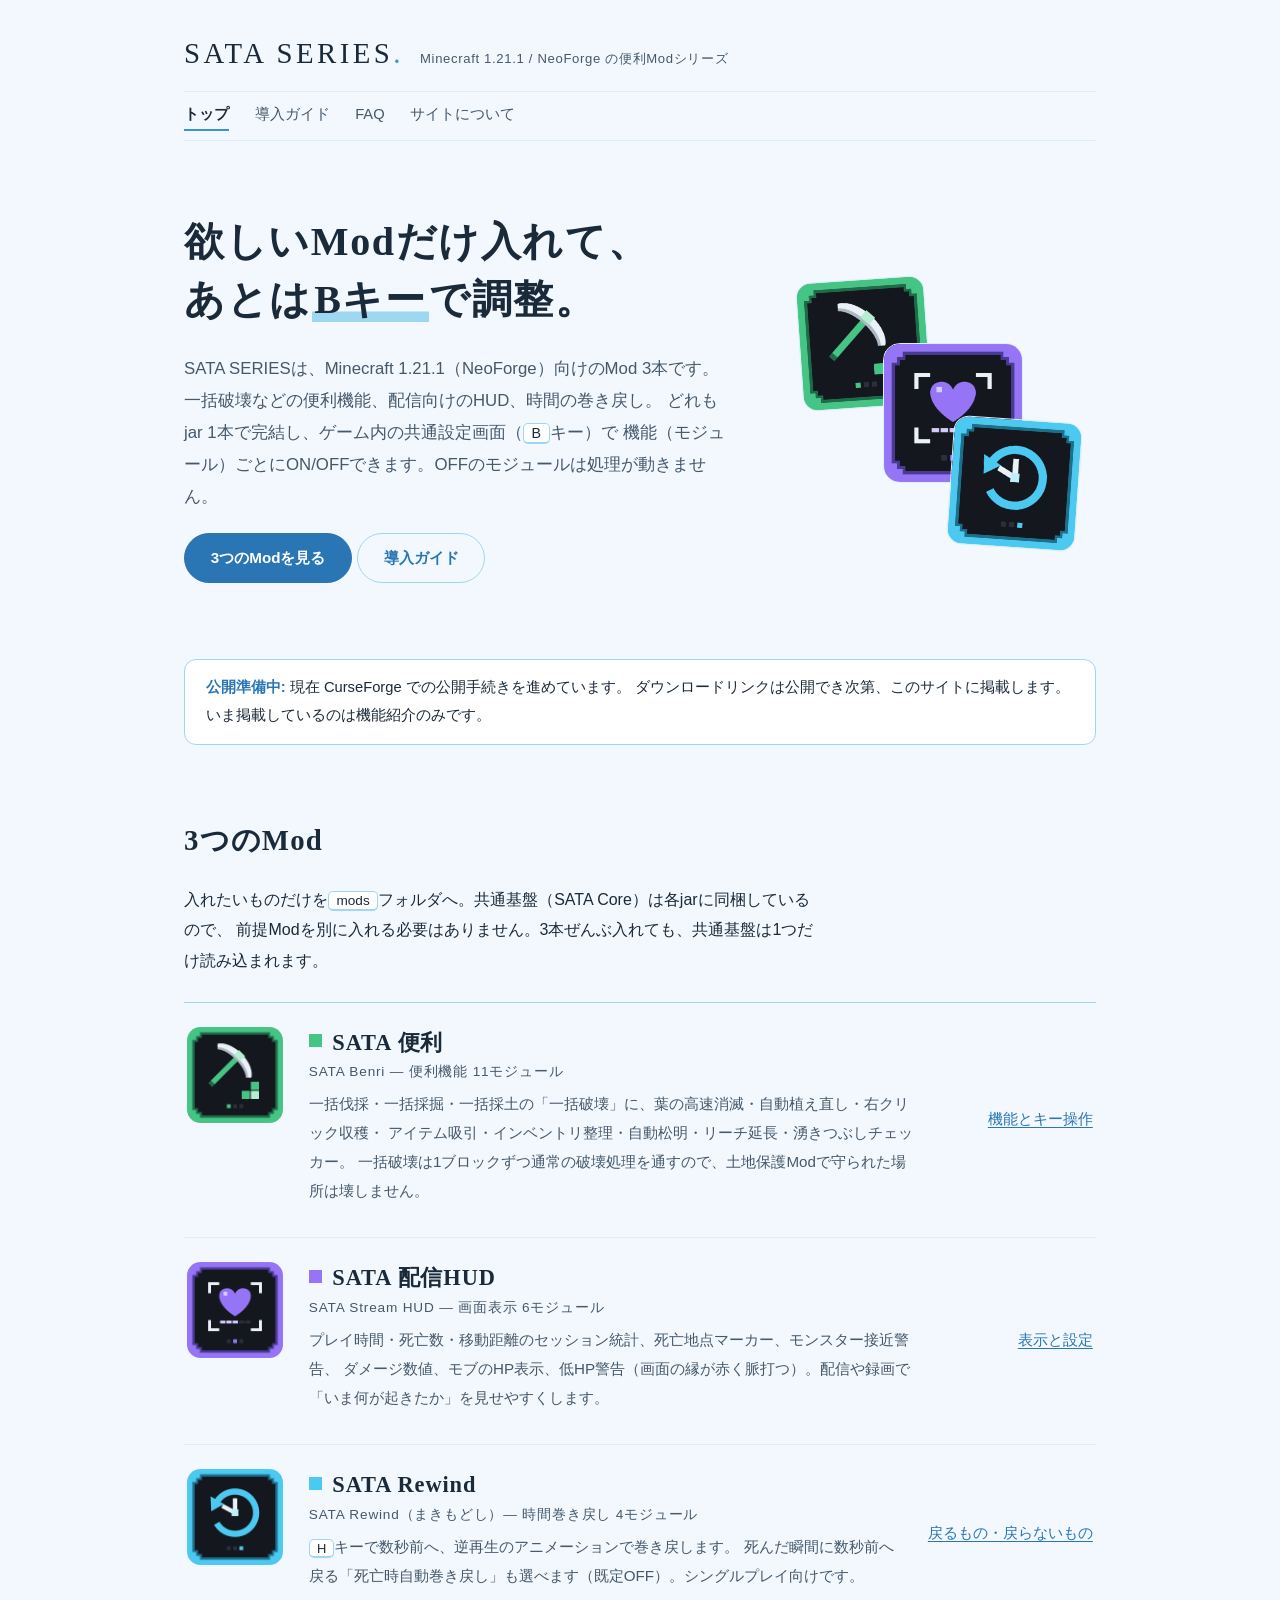
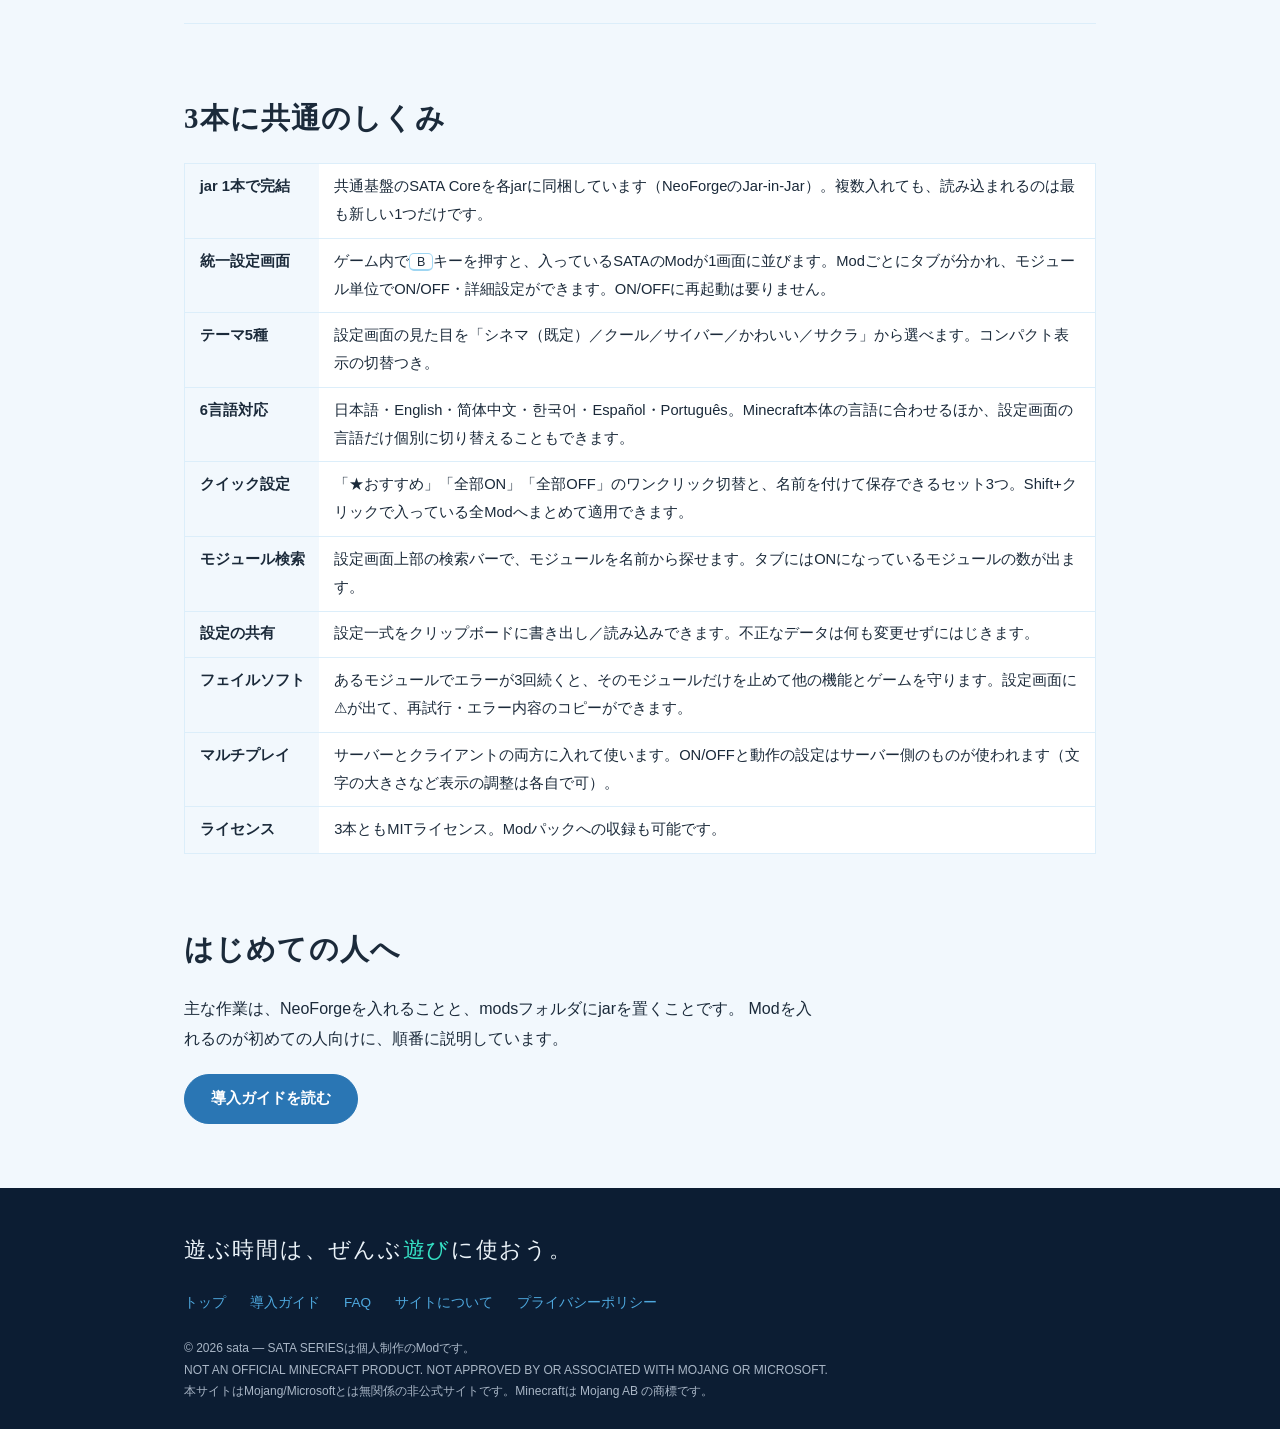
<file: index.html>
<!DOCTYPE html>
<html lang="ja">
<head>
<meta charset="UTF-8">
<meta name="viewport" content="width=device-width, initial-scale=1">
<title>SATA SERIES — Minecraft 1.21.1 (NeoForge) 便利Modシリーズ</title>
<meta name="description" content="一括伐採・一括採掘などの便利機能、配信向けHUD、時間巻き戻し。Minecraft 1.21.1（NeoForge）向けのMod 3本（全21モジュール）を、それぞれjar 1本で。Bキーの共通設定画面で機能ごとにON/OFF。作者本人の紹介サイト。">
<link rel="icon" type="image/svg+xml" href="assets/favicon.svg">
<link rel="stylesheet" href="css/site.css">
<link rel="canonical" href="https://sata-series.sata-app.workers.dev/">
<meta property="og:url" content="https://sata-series.sata-app.workers.dev/">
<meta property="og:type" content="website">
<meta property="og:title" content="SATA SERIES — Minecraft 1.21.1 便利Modシリーズ">
<meta property="og:description" content="便利・配信HUD・巻き戻しのMod 3本（全21モジュール）。jar 1本ずつ、Bキーの共通設定画面で。NeoForge 1.21.1対応。">
<meta property="og:image" content="https://sata-series.sata-app.workers.dev/assets/ogp.png">
<meta name="twitter:card" content="summary_large_image">
</head>
<body>
<a class="skip" href="#main">本文へスキップ</a>

<header class="masthead wrap">
  <div class="brandline">
    <a class="brand" href="index.html">SATA SERIES<span class="dot">.</span></a>
    <span class="tagline">Minecraft 1.21.1 / NeoForge の便利Modシリーズ</span>
  </div>
  <nav aria-label="サイト内">
    <a href="index.html" aria-current="page">トップ</a>
    <a href="guide.html">導入ガイド</a>
    <a href="faq.html">FAQ</a>
    <a href="about.html">サイトについて</a>
  </nav>
</header>

<main id="main">

  <section class="hero wrap">
    <div>
      <h1>欲しいModだけ入れて、<br>あとは<span class="u-bar">Bキー</span>で調整。</h1>
      <p class="lead">
        SATA SERIESは、Minecraft 1.21.1（NeoForge）向けのMod 3本です。
        一括破壊などの便利機能、配信向けのHUD、時間の巻き戻し。
        どれもjar 1本で完結し、ゲーム内の共通設定画面（<kbd>B</kbd>キー）で
        機能（モジュール）ごとにON/OFFできます。OFFのモジュールは処理が動きません。
      </p>
      <p>
        <a class="btn" href="#mods">3つのModを見る</a>
        <a class="btn btn--ghost" href="guide.html">導入ガイド</a>
      </p>
    </div>
    <div class="hero-icons" aria-hidden="true">
      <img src="assets/icon_benri.png" alt="" width="400" height="400">
      <img src="assets/icon_hud.png" alt="" width="400" height="400">
      <img src="assets/icon_rewind.png" alt="" width="400" height="400">
    </div>
  </section>

  <div class="wrap">
    <p class="notice">
      <strong>公開準備中:</strong>
      現在 CurseForge での公開手続きを進めています。
      ダウンロードリンクは公開でき次第、このサイトに掲載します。
      いま掲載しているのは機能紹介のみです。
    </p>
  </div>

  <section id="mods" class="lineup wrap">
    <h2>3つのMod</h2>
    <p>
      入れたいものだけを<kbd>mods</kbd>フォルダへ。共通基盤（SATA Core）は各jarに同梱しているので、
      前提Modを別に入れる必要はありません。3本ぜんぶ入れても、共通基盤は1つだけ読み込まれます。
    </p>

    <ul class="lineup-rows">
      <li>
        <img src="assets/icon_benri.png" alt="SATA 便利のアイコン" width="400" height="400">
        <div>
          <h3 class="name"><span class="mod-mark mod-mark--benri" aria-hidden="true"></span>SATA 便利</h3>
          <p class="en">SATA Benri — 便利機能 11モジュール</p>
          <p class="desc">
            一括伐採・一括採掘・一括採土の「一括破壊」に、葉の高速消滅・自動植え直し・右クリック収穫・
            アイテム吸引・インベントリ整理・自動松明・リーチ延長・湧きつぶしチェッカー。
            一括破壊は1ブロックずつ通常の破壊処理を通すので、土地保護Modで守られた場所は壊しません。
          </p>
        </div>
        <a class="more" href="mods/benri.html">機能とキー操作</a>
      </li>
      <li>
        <img src="assets/icon_hud.png" alt="SATA 配信HUDのアイコン" width="400" height="400">
        <div>
          <h3 class="name"><span class="mod-mark mod-mark--hud" aria-hidden="true"></span>SATA 配信HUD</h3>
          <p class="en">SATA Stream HUD — 画面表示 6モジュール</p>
          <p class="desc">
            プレイ時間・死亡数・移動距離のセッション統計、死亡地点マーカー、モンスター接近警告、
            ダメージ数値、モブのHP表示、低HP警告（画面の縁が赤く脈打つ）。配信や録画で「いま何が起きたか」を見せやすくします。
          </p>
        </div>
        <a class="more" href="mods/hud.html">表示と設定</a>
      </li>
      <li>
        <img src="assets/icon_rewind.png" alt="SATA Rewindのアイコン" width="400" height="400">
        <div>
          <h3 class="name"><span class="mod-mark mod-mark--rewind" aria-hidden="true"></span>SATA Rewind</h3>
          <p class="en">SATA Rewind（まきもどし）— 時間巻き戻し 4モジュール</p>
          <p class="desc">
            <kbd>H</kbd>キーで数秒前へ、逆再生のアニメーションで巻き戻します。
            死んだ瞬間に数秒前へ戻る「死亡時自動巻き戻し」も選べます（既定OFF）。シングルプレイ向けです。
          </p>
        </div>
        <a class="more" href="mods/rewind.html">戻るもの・戻らないもの</a>
      </li>
    </ul>
  </section>

  <section class="wrap">
    <h2>3本に共通のしくみ</h2>
    <div class="t-scroll">
      <table class="t">
        <tr>
          <th>jar 1本で完結</th>
          <td>共通基盤のSATA Coreを各jarに同梱しています（NeoForgeのJar-in-Jar）。複数入れても、読み込まれるのは最も新しい1つだけです。</td>
        </tr>
        <tr>
          <th>統一設定画面</th>
          <td>ゲーム内で<kbd>B</kbd>キーを押すと、入っているSATAのModが1画面に並びます。Modごとにタブが分かれ、モジュール単位でON/OFF・詳細設定ができます。ON/OFFに再起動は要りません。</td>
        </tr>
        <tr>
          <th>テーマ5種</th>
          <td>設定画面の見た目を「シネマ（既定）／クール／サイバー／かわいい／サクラ」から選べます。コンパクト表示の切替つき。</td>
        </tr>
        <tr>
          <th>6言語対応</th>
          <td>日本語・English・简体中文・한국어・Español・Português。Minecraft本体の言語に合わせるほか、設定画面の言語だけ個別に切り替えることもできます。</td>
        </tr>
        <tr>
          <th>クイック設定</th>
          <td>「★おすすめ」「全部ON」「全部OFF」のワンクリック切替と、名前を付けて保存できるセット3つ。Shift+クリックで入っている全Modへまとめて適用できます。</td>
        </tr>
        <tr>
          <th>モジュール検索</th>
          <td>設定画面上部の検索バーで、モジュールを名前から探せます。タブにはONになっているモジュールの数が出ます。</td>
        </tr>
        <tr>
          <th>設定の共有</th>
          <td>設定一式をクリップボードに書き出し／読み込みできます。不正なデータは何も変更せずにはじきます。</td>
        </tr>
        <tr>
          <th>フェイルソフト</th>
          <td>あるモジュールでエラーが3回続くと、そのモジュールだけを止めて他の機能とゲームを守ります。設定画面に⚠が出て、再試行・エラー内容のコピーができます。</td>
        </tr>
        <tr>
          <th>マルチプレイ</th>
          <td>サーバーとクライアントの両方に入れて使います。ON/OFFと動作の設定はサーバー側のものが使われます（文字の大きさなど表示の調整は各自で可）。</td>
        </tr>
        <tr>
          <th>ライセンス</th>
          <td>3本ともMITライセンス。Modパックへの収録も可能です。</td>
        </tr>
      </table>
    </div>
  </section>

  <section class="wrap">
    <h2>はじめての人へ</h2>
    <p>
      主な作業は、NeoForgeを入れることと、modsフォルダにjarを置くことです。
      Modを入れるのが初めての人向けに、順番に説明しています。
    </p>
    <p><a class="btn" href="guide.html">導入ガイドを読む</a></p>
  </section>

</main>

<footer class="site-foot">
  <div class="wrap">
    <p class="statement">遊ぶ時間は、ぜんぶ<span class="em">遊び</span>に使おう。</p>
    <div class="foot-links">
      <a href="index.html">トップ</a>
      <a href="guide.html">導入ガイド</a>
      <a href="faq.html">FAQ</a>
      <a href="about.html">サイトについて</a>
      <a href="privacy.html">プライバシーポリシー</a>
    </div>
    <p class="legal">
      © 2026 sata — SATA SERIESは個人制作のModです。<br>
      NOT AN OFFICIAL MINECRAFT PRODUCT. NOT APPROVED BY OR ASSOCIATED WITH MOJANG OR MICROSOFT.<br>
      本サイトはMojang/Microsoftとは無関係の非公式サイトです。Minecraftは Mojang AB の商標です。
    </p>
  </div>
</footer>

</body>
</html>
</file>
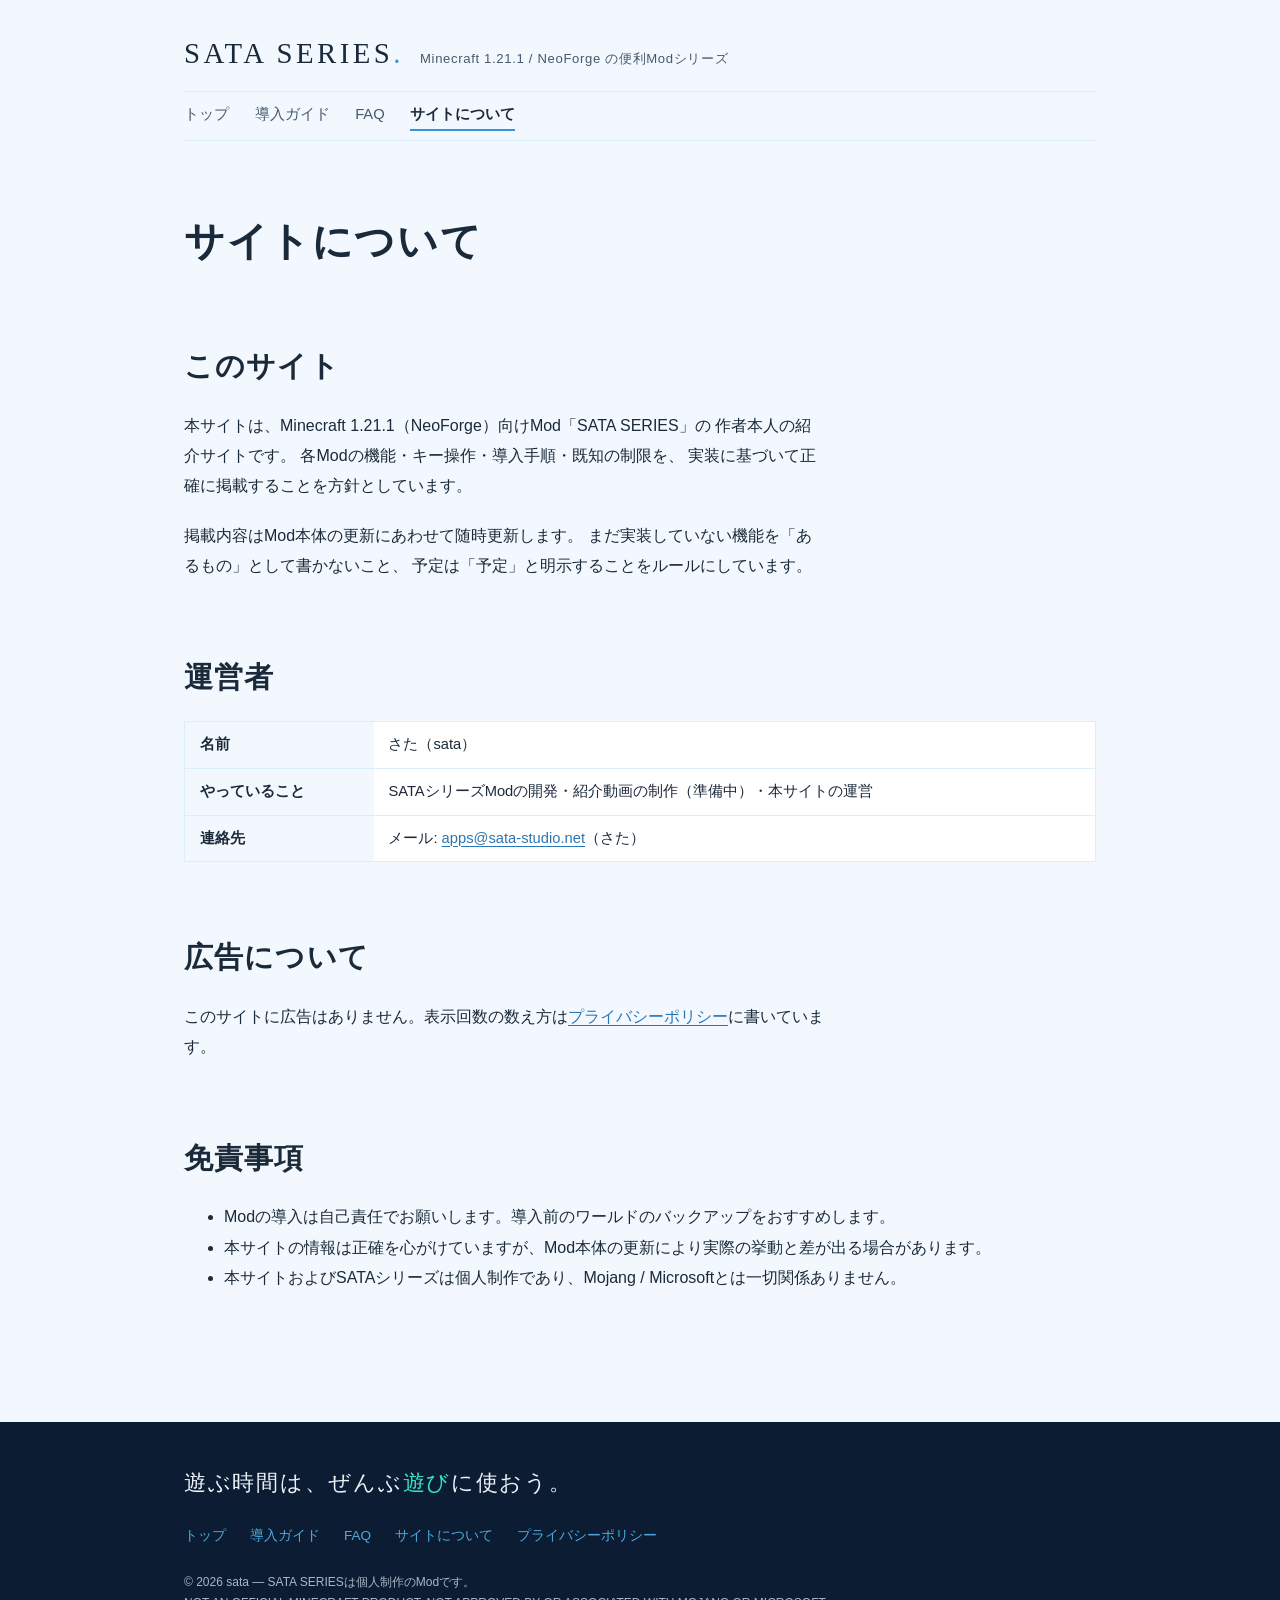
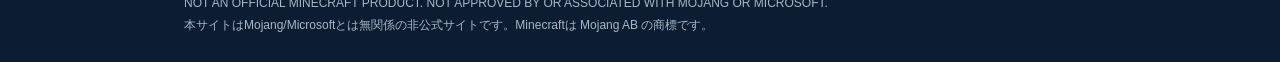
<file: about.html>
<!DOCTYPE html>
<html lang="ja">
<head>
<meta charset="UTF-8">
<meta name="viewport" content="width=device-width, initial-scale=1">
<title>サイトについて — 運営者情報・連絡先 | SATA SERIES</title>
<meta name="description" content="SATA SERIES（作者本人の紹介サイト）の運営者情報・サイトの目的・連絡先・免責事項。">
<link rel="icon" type="image/svg+xml" href="assets/favicon.svg">
<link rel="stylesheet" href="css/site.css">
<link rel="canonical" href="https://sata-series.sata-app.workers.dev/about">
<meta property="og:url" content="https://sata-series.sata-app.workers.dev/about">
<meta property="og:type" content="website">
<meta property="og:title" content="サイトについて | SATA SERIES">
<meta property="og:description" content="運営者情報・サイトの目的・連絡先・免責事項。">
<meta property="og:image" content="https://sata-series.sata-app.workers.dev/assets/ogp.png">
</head>
<body>
<a class="skip" href="#main">本文へスキップ</a>

<header class="masthead wrap">
  <div class="brandline">
    <a class="brand" href="index.html">SATA SERIES<span class="dot">.</span></a>
    <span class="tagline">Minecraft 1.21.1 / NeoForge の便利Modシリーズ</span>
  </div>
  <nav aria-label="サイト内">
    <a href="index.html">トップ</a>
    <a href="guide.html">導入ガイド</a>
    <a href="faq.html">FAQ</a>
    <a href="about.html" aria-current="page">サイトについて</a>
  </nav>
</header>

<main id="main" class="doc wrap">
  <h1 class="page-title">サイトについて</h1>

  <h2>このサイト</h2>
  <p>
    本サイトは、Minecraft 1.21.1（NeoForge）向けMod「SATA SERIES」の
    作者本人の紹介サイトです。
    各Modの機能・キー操作・導入手順・既知の制限を、
    実装に基づいて正確に掲載することを方針としています。
  </p>
  <p>
    掲載内容はMod本体の更新にあわせて随時更新します。
    まだ実装していない機能を「あるもの」として書かないこと、
    予定は「予定」と明示することをルールにしています。
  </p>

  <h2>運営者</h2>
  <div class="t-scroll">
    <table class="t">
      <tr><th>名前</th><td>さた（sata）</td></tr>
      <tr><th>やっていること</th><td>SATAシリーズModの開発・紹介動画の制作（準備中）・本サイトの運営</td></tr>
      <tr><th>連絡先</th><td>メール: <a href="mailto:apps@sata-studio.net">apps@sata-studio.net</a>（さた）</td></tr>
    </table>
  </div>

  <h2>広告について</h2>
  <p>
    このサイトに広告はありません。表示回数の数え方は<a href="privacy.html">プライバシーポリシー</a>に書いています。
  </p>

  <h2>免責事項</h2>
  <ul>
    <li>Modの導入は自己責任でお願いします。導入前のワールドのバックアップをおすすめします。</li>
    <li>本サイトの情報は正確を心がけていますが、Mod本体の更新により実際の挙動と差が出る場合があります。</li>
    <li>本サイトおよびSATAシリーズは個人制作であり、Mojang / Microsoftとは一切関係ありません。</li>
  </ul>
</main>

<footer class="site-foot">
  <div class="wrap">
    <p class="statement">遊ぶ時間は、ぜんぶ<span class="em">遊び</span>に使おう。</p>
    <div class="foot-links">
      <a href="index.html">トップ</a>
      <a href="guide.html">導入ガイド</a>
      <a href="faq.html">FAQ</a>
      <a href="about.html">サイトについて</a>
      <a href="privacy.html">プライバシーポリシー</a>
    </div>
    <p class="legal">
      © 2026 sata — SATA SERIESは個人制作のModです。<br>
      NOT AN OFFICIAL MINECRAFT PRODUCT. NOT APPROVED BY OR ASSOCIATED WITH MOJANG OR MICROSOFT.<br>
      本サイトはMojang/Microsoftとは無関係の非公式サイトです。Minecraftは Mojang AB の商標です。
    </p>
  </div>
</footer>

</body>
</html>
</file>
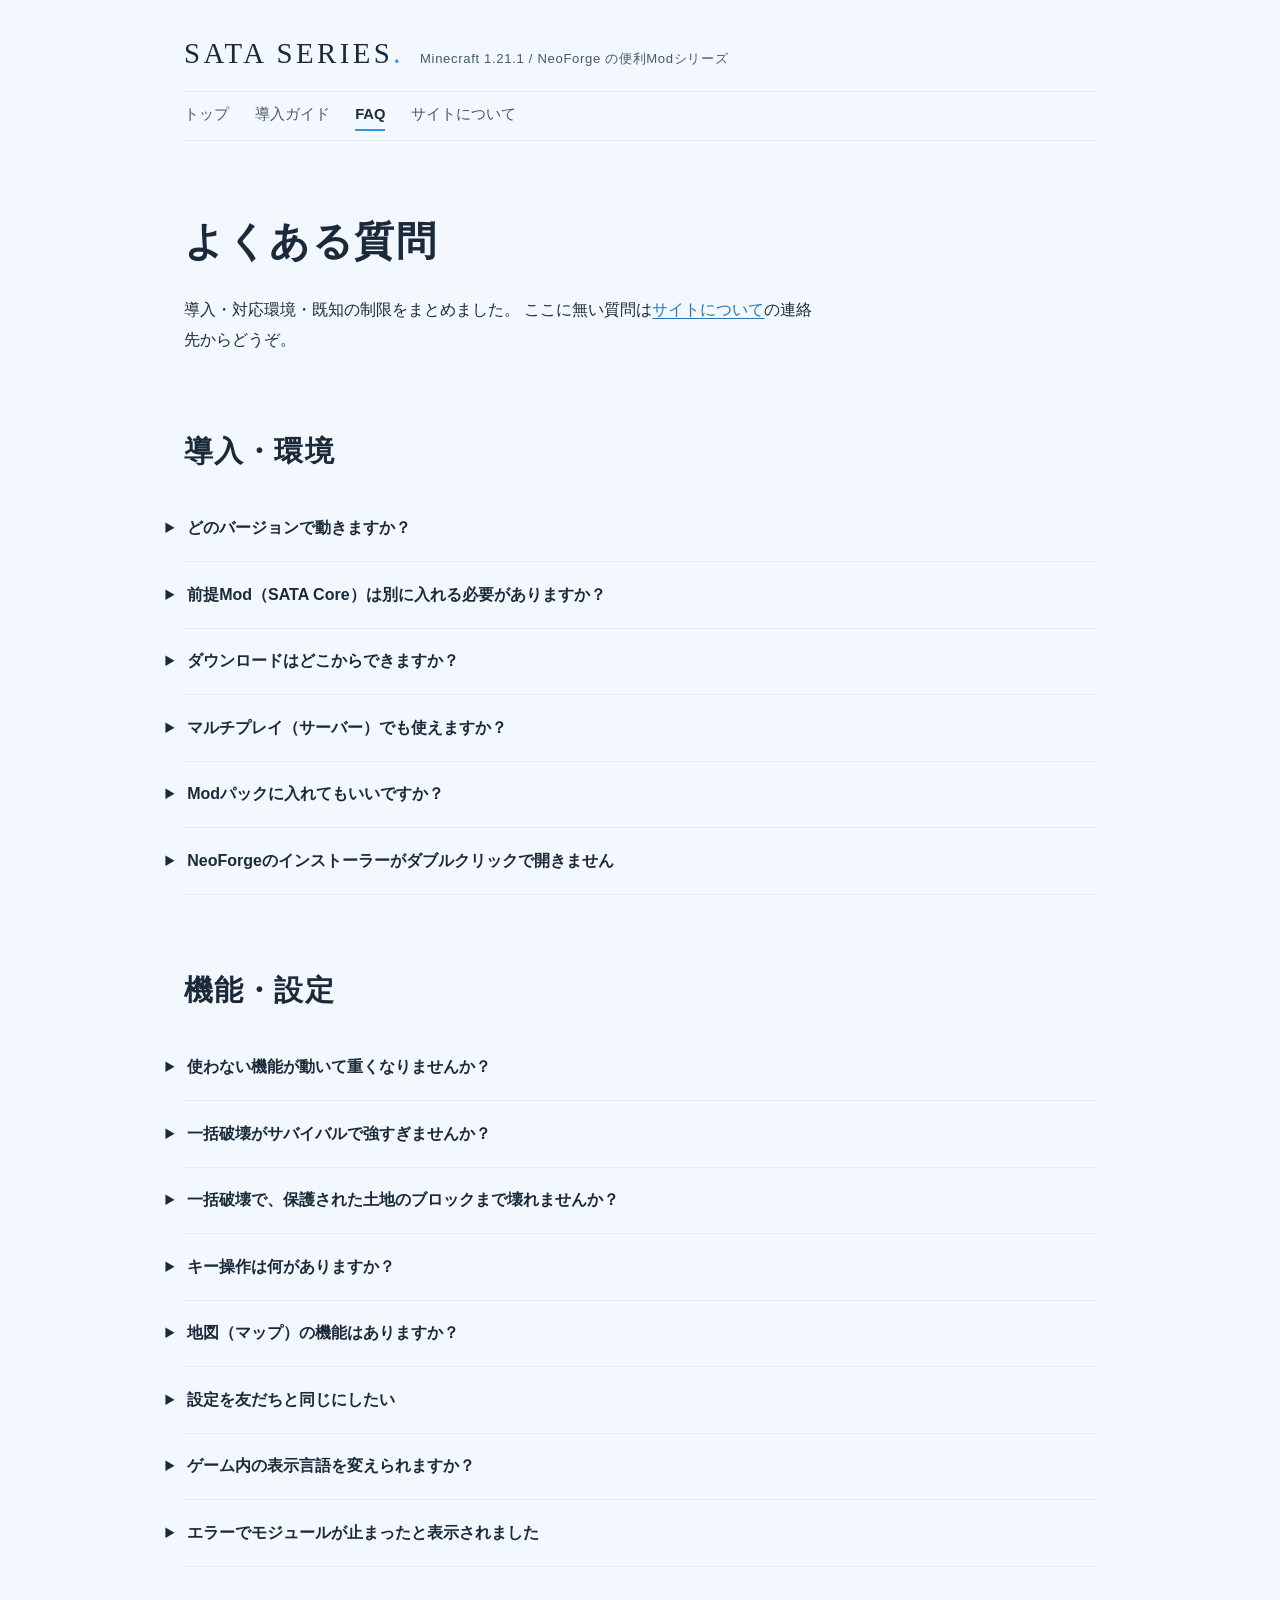
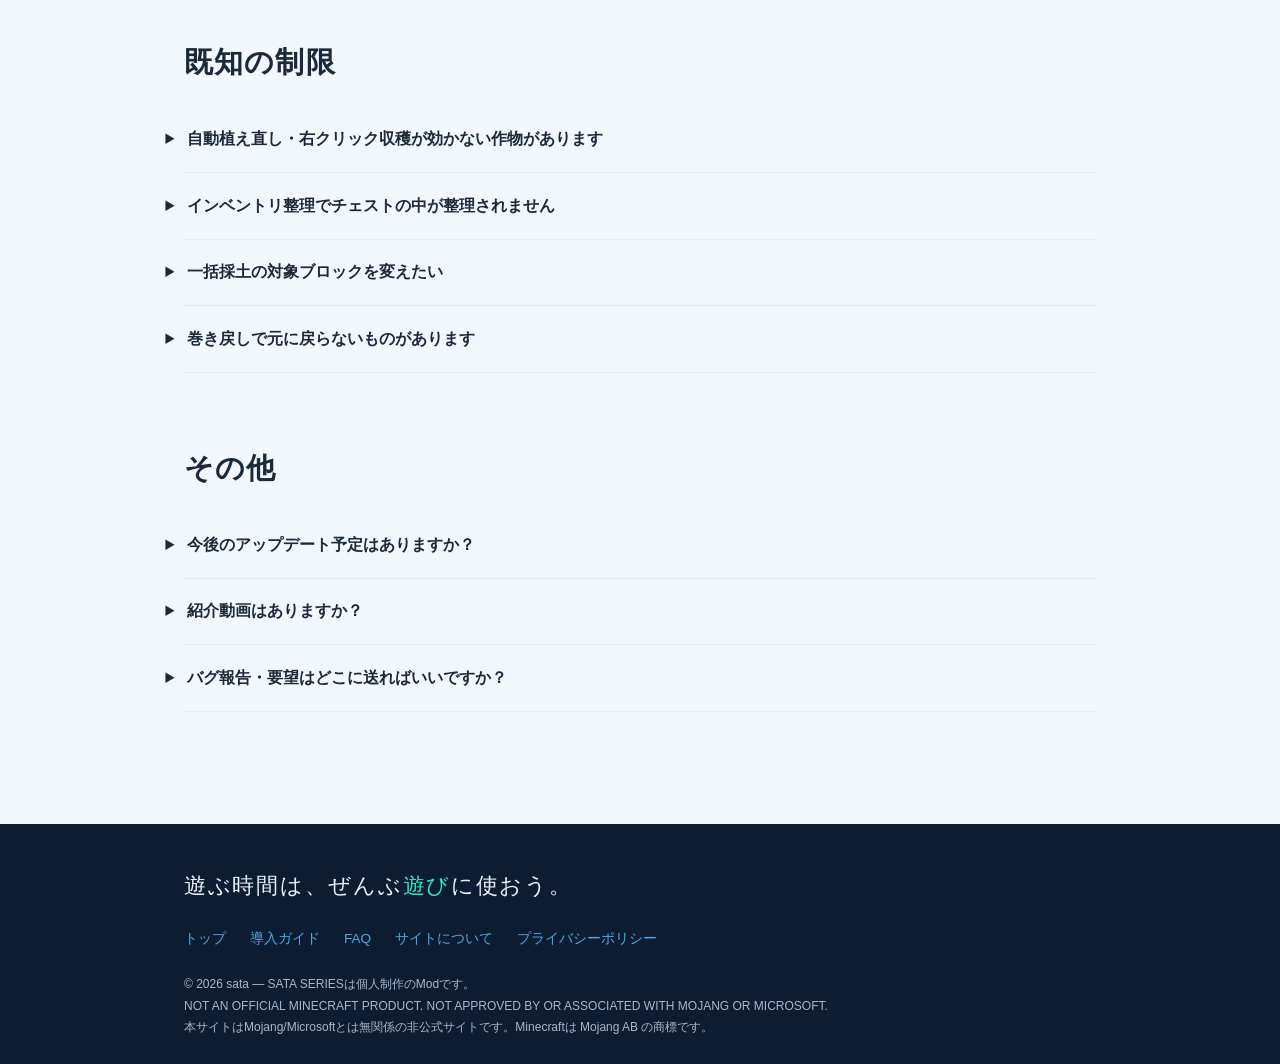
<file: faq.html>
<!DOCTYPE html>
<html lang="ja">
<head>
<meta charset="UTF-8">
<meta name="viewport" content="width=device-width, initial-scale=1">
<title>FAQ — よくある質問 | SATA SERIES</title>
<meta name="description" content="SATAシリーズModのよくある質問。対応バージョン・前提Mod・マルチプレイ・Modパック収録・既知の制限・トラブルシューティングをまとめています。">
<link rel="icon" type="image/svg+xml" href="assets/favicon.svg">
<link rel="stylesheet" href="css/site.css">
<link rel="canonical" href="https://sata-series.sata-app.workers.dev/faq">
<meta property="og:url" content="https://sata-series.sata-app.workers.dev/faq">
<meta property="og:type" content="article">
<meta property="og:title" content="FAQ — よくある質問 | SATA SERIES">
<meta property="og:description" content="対応バージョン・前提Mod・マルチプレイ・既知の制限など。">
<meta property="og:image" content="https://sata-series.sata-app.workers.dev/assets/ogp.png">
</head>
<body>
<a class="skip" href="#main">本文へスキップ</a>

<header class="masthead wrap">
  <div class="brandline">
    <a class="brand" href="index.html">SATA SERIES<span class="dot">.</span></a>
    <span class="tagline">Minecraft 1.21.1 / NeoForge の便利Modシリーズ</span>
  </div>
  <nav aria-label="サイト内">
    <a href="index.html">トップ</a>
    <a href="guide.html">導入ガイド</a>
    <a href="faq.html" aria-current="page">FAQ</a>
    <a href="about.html">サイトについて</a>
  </nav>
</header>

<main id="main" class="doc wrap">
  <h1 class="page-title">よくある質問</h1>
  <p>
    導入・対応環境・既知の制限をまとめました。
    ここに無い質問は<a href="about.html">サイトについて</a>の連絡先からどうぞ。
  </p>

  <h2>導入・環境</h2>
  <section class="faq">
    <details>
      <summary>どのバージョンで動きますか？</summary>
      <div><p>Minecraft <strong>1.21.1（Java版）＋ NeoForge 21.1.235 以降</strong> 向けです。Forge・Fabric・統合版（スマホ/Switch等）では動きません。</p></div>
    </details>
    <details>
      <summary>前提Mod（SATA Core）は別に入れる必要がありますか？</summary>
      <div><p>いいえ。共通基盤のSATA Coreは3本それぞれのjarに同梱しています。使いたいModのjarを<kbd>mods</kbd>フォルダに入れるだけで動きます。複数入れても、SATA Coreは1つだけ読み込まれます。</p></div>
    </details>
    <details>
      <summary>ダウンロードはどこからできますか？</summary>
      <div><p>現在 CurseForge での公開準備中です。公開でき次第、各Modページにリンクを掲載します。それまでは配布していません。</p></div>
    </details>
    <details>
      <summary>マルチプレイ（サーバー）でも使えますか？</summary>
      <div><p>使えます。サーバーとクライアントの両方に入れてください。マルチでは<strong>ON/OFFと動作の設定はサーバー側</strong>のものが使われます（文字の大きさなど表示の調整は各自で可）。SATA Rewindの巻き戻しは、マルチでは既定でOPのプレイヤーだけが使えます。</p></div>
    </details>
    <details>
      <summary>Modパックに入れてもいいですか？</summary>
      <div><p>はい。3本とも <strong>MITライセンス</strong>なので、Modパックへの収録・再配布ができます。</p></div>
    </details>
    <details>
      <summary>NeoForgeのインストーラーがダブルクリックで開きません</summary>
      <div><p>jarファイルがJavaに関連付いていないと、ダブルクリックでは開きません。Adoptium等からJava 21をインストールし、jarを右クリック→「プログラムから開く」でJavaを選んでください。</p></div>
    </details>
  </section>

  <h2>機能・設定</h2>
  <section class="faq">
    <details>
      <summary>使わない機能が動いて重くなりませんか？</summary>
      <div><p>OFFにしたモジュールは処理自体が動かない設計です。既定でも、アイテム吸引や自動松明など好みが分かれる機能はOFFになっています。</p></div>
    </details>
    <details>
      <summary>一括破壊がサバイバルで強すぎませんか？</summary>
      <div><p>既定で「スニーク中のみ発動」「ツール耐久を消費」「満腹度を消費」「ツール保護（残り耐久1で停止）」がONになっており、バランスを崩しにくい設定から始まります。物足りなければBキーの設定画面で緩められます。</p></div>
    </details>
    <details>
      <summary>一括破壊で、保護された土地のブロックまで壊れませんか？</summary>
      <div><p>壊れません。連鎖するブロックも1個ずつ手で壊したときと同じ処理を通すので、土地保護Modやスポーン保護で守られた場所では止まります。</p></div>
    </details>
    <details>
      <summary>キー操作は何がありますか？</summary>
      <div>
        <p><kbd>B</kbd>＝統一設定画面（3本共通）／<kbd>M</kbd>＝アイテム吸引の切替（SATA 便利）／<kbd>G</kbd>＝インベントリ整理（SATA 便利）／<kbd>H</kbd>＝巻き戻し（SATA Rewind）。いずれもMinecraftの設定画面から変更できます。</p>
      </div>
    </details>
    <details>
      <summary>地図（マップ）の機能はありますか？</summary>
      <div><p>ありません。地図は専門の地図Mod（JourneyMap など）と組み合わせて使ってください。SATA SERIESは地図Modと役割が重ならないようにしています。</p></div>
    </details>
    <details>
      <summary>設定を友だちと同じにしたい</summary>
      <div><p>Bキーの設定画面から設定一式をクリップボードに「書き出し」できます。受け取った側は「読み込み」で適用。不正なデータは何も変更せずにはじかれます。</p></div>
    </details>
    <details>
      <summary>ゲーム内の表示言語を変えられますか？</summary>
      <div><p>日本語・English・简体中文・한국어・Español・Português の6言語に対応しています。Minecraft本体の言語に自動で合わせるほか、設定画面の言語だけ個別に固定できます。</p></div>
    </details>
    <details>
      <summary>エラーでモジュールが止まったと表示されました</summary>
      <div><p>フェイルソフト機能です。エラーが3回続いたモジュールだけを自動停止して、ゲーム全体と他の機能を守っています。設定画面の⚠から「再試行」できます。直らない場合は「詳細」からエラー内容をコピーして報告してもらえると助かります。</p></div>
    </details>
  </section>

  <h2>既知の制限</h2>
  <section class="faq">
    <details>
      <summary>自動植え直し・右クリック収穫が効かない作物があります</summary>
      <div><p>バニラの作物ブロック系のみ対応です。ネザーウォート・カボチャ／スイカの茎は対象外です。</p></div>
    </details>
    <details>
      <summary>インベントリ整理でチェストの中が整理されません</summary>
      <div><p>現在は「GUIを閉じた状態で、メインインベントリ（ホットバー以外）のみ」が対象です。</p></div>
    </details>
    <details>
      <summary>一括採土の対象ブロックを変えたい</summary>
      <div><p>対象リストの編集は設定ファイル（<code>config/benrisuite-common.toml</code>）で行います（GUIは未対応です）。</p></div>
    </details>
    <details>
      <summary>巻き戻しで元に戻らないものがあります</summary>
      <div><p>SATA Rewindが戻すのは、記録範囲の中の「自分が変えたブロック」「自分の状態」「周囲の生きているモブ」です。ほかのプレイヤーや、ほかの人が変えたブロック、倒されたモブの復活は対象外です。一覧は<a href="mods/rewind.html">SATA Rewindのページ</a>にあります。</p></div>
    </details>
  </section>

  <h2>その他</h2>
  <section class="faq">
    <details>
      <summary>今後のアップデート予定はありますか？</summary>
      <div><p>まずは今の3本の公開と、フィードバックを受けた改善・バージョン追従が優先です。ほかのギミック系Mod（進化するモブ・モブ融合など）は構想段階のアイデアとしてあります。そちらは<strong>開発予定・未実装</strong>で、時期は未定です。</p></div>
    </details>
    <details>
      <summary>紹介動画はありますか？</summary>
      <div><p>YouTubeでの紹介動画を準備中です。公開後、各Modページに埋め込みます。</p></div>
    </details>
    <details>
      <summary>バグ報告・要望はどこに送ればいいですか？</summary>
      <div><p><a href="about.html">サイトについて</a>に記載の連絡先へお願いします。CurseForgeでの公開後は、各プロジェクトのコメント欄でも受け付ける予定です。</p></div>
    </details>
  </section>

</main>

<footer class="site-foot">
  <div class="wrap">
    <p class="statement">遊ぶ時間は、ぜんぶ<span class="em">遊び</span>に使おう。</p>
    <div class="foot-links">
      <a href="index.html">トップ</a>
      <a href="guide.html">導入ガイド</a>
      <a href="faq.html">FAQ</a>
      <a href="about.html">サイトについて</a>
      <a href="privacy.html">プライバシーポリシー</a>
    </div>
    <p class="legal">
      © 2026 sata — SATA SERIESは個人制作のModです。<br>
      NOT AN OFFICIAL MINECRAFT PRODUCT. NOT APPROVED BY OR ASSOCIATED WITH MOJANG OR MICROSOFT.<br>
      本サイトはMojang/Microsoftとは無関係の非公式サイトです。Minecraftは Mojang AB の商標です。
    </p>
  </div>
</footer>

</body>
</html>
</file>
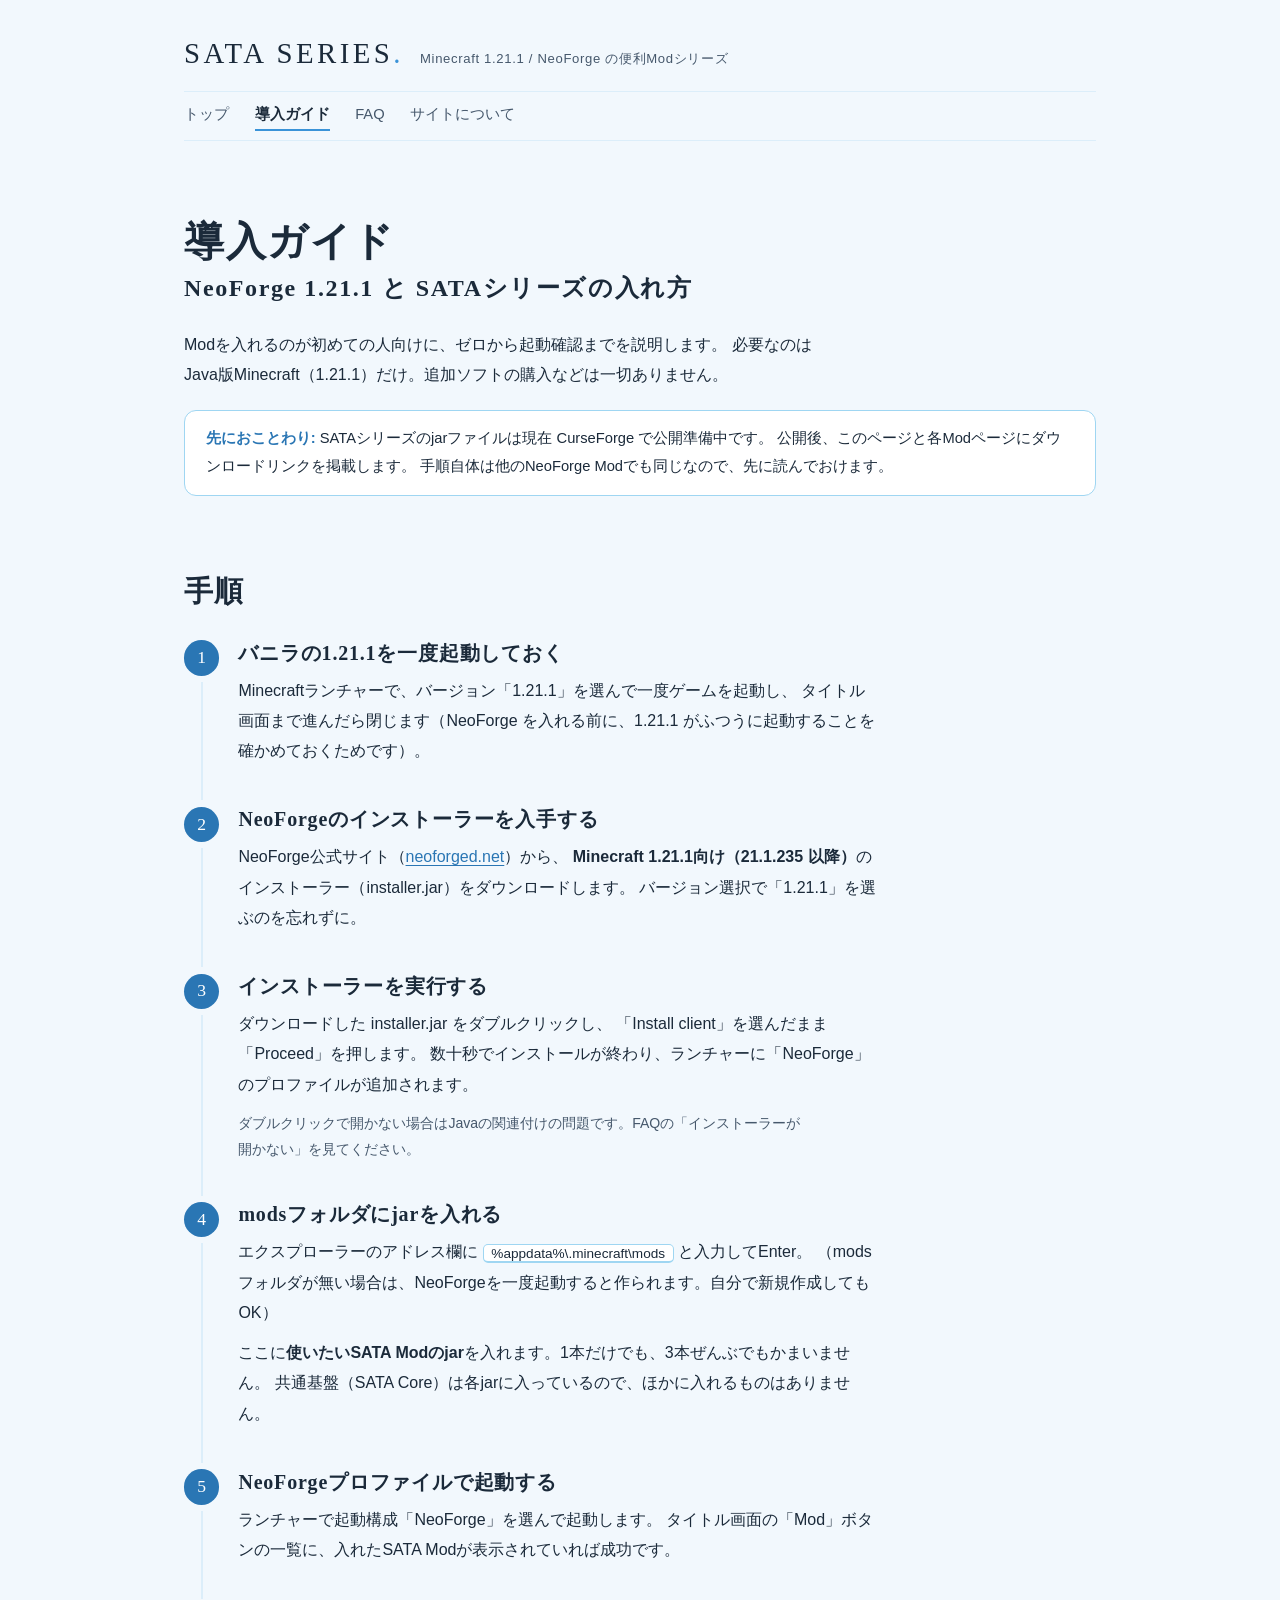
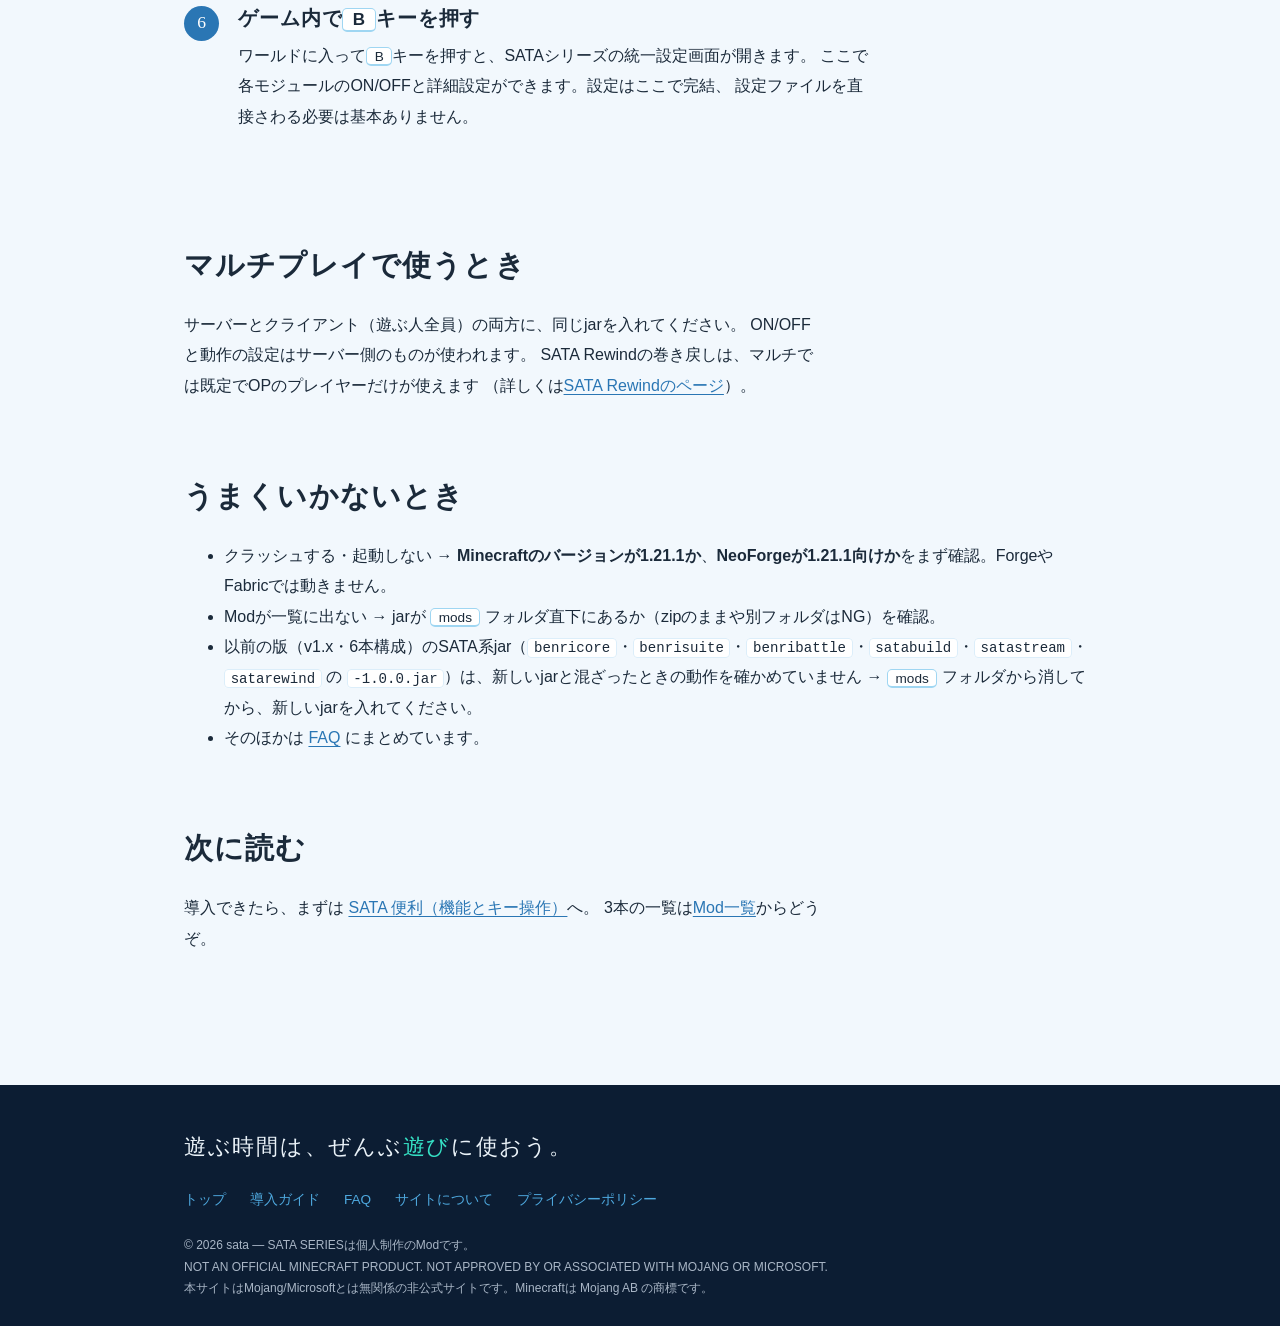
<file: guide.html>
<!DOCTYPE html>
<html lang="ja">
<head>
<meta charset="UTF-8">
<meta name="viewport" content="width=device-width, initial-scale=1">
<title>導入ガイド — NeoForge 1.21.1 の入れ方とModの導入手順 | SATA SERIES</title>
<meta name="description" content="Minecraft 1.21.1 に NeoForge を導入して、SATAシリーズのModを入れるまでを初めての人向けに解説。インストーラーの実行からmodsフォルダへの配置、起動確認まで。">
<link rel="icon" type="image/svg+xml" href="assets/favicon.svg">
<link rel="stylesheet" href="css/site.css">
<link rel="canonical" href="https://sata-series.sata-app.workers.dev/guide">
<meta property="og:url" content="https://sata-series.sata-app.workers.dev/guide">
<meta property="og:type" content="article">
<meta property="og:title" content="導入ガイド — NeoForge 1.21.1 の入れ方">
<meta property="og:description" content="NeoForgeの導入からSATAシリーズModの起動確認まで、初めての人向けに解説。">
<meta property="og:image" content="https://sata-series.sata-app.workers.dev/assets/ogp.png">
</head>
<body>
<a class="skip" href="#main">本文へスキップ</a>

<header class="masthead wrap">
  <div class="brandline">
    <a class="brand" href="index.html">SATA SERIES<span class="dot">.</span></a>
    <span class="tagline">Minecraft 1.21.1 / NeoForge の便利Modシリーズ</span>
  </div>
  <nav aria-label="サイト内">
    <a href="index.html">トップ</a>
    <a href="guide.html" aria-current="page">導入ガイド</a>
    <a href="faq.html">FAQ</a>
    <a href="about.html">サイトについて</a>
  </nav>
</header>

<main id="main" class="doc wrap">
  <h1 class="page-title">導入ガイド<span class="sub">NeoForge 1.21.1 と SATAシリーズの入れ方</span></h1>
  <p>
    Modを入れるのが初めての人向けに、ゼロから起動確認までを説明します。
    必要なのは Java版Minecraft（1.21.1）だけ。追加ソフトの購入などは一切ありません。
  </p>

  <p class="notice">
    <strong>先におことわり:</strong>
    SATAシリーズのjarファイルは現在 CurseForge で公開準備中です。
    公開後、このページと各Modページにダウンロードリンクを掲載します。
    手順自体は他のNeoForge Modでも同じなので、先に読んでおけます。
  </p>

  <h2>手順</h2>
  <ol class="steps">
    <li>
      <h3>バニラの1.21.1を一度起動しておく</h3>
      <p>
        Minecraftランチャーで、バージョン「1.21.1」を選んで一度ゲームを起動し、
        タイトル画面まで進んだら閉じます（NeoForge を入れる前に、1.21.1 がふつうに起動することを確かめておくためです）。
      </p>
    </li>
    <li>
      <h3>NeoForgeのインストーラーを入手する</h3>
      <p>
        NeoForge公式サイト（<a href="https://neoforged.net/" rel="external">neoforged.net</a>）から、
        <strong>Minecraft 1.21.1向け（21.1.235 以降）</strong>のインストーラー（installer.jar）をダウンロードします。
        バージョン選択で「1.21.1」を選ぶのを忘れずに。
      </p>
    </li>
    <li>
      <h3>インストーラーを実行する</h3>
      <p>
        ダウンロードした installer.jar をダブルクリックし、
        「Install client」を選んだまま「Proceed」を押します。
        数十秒でインストールが終わり、ランチャーに「NeoForge」のプロファイルが追加されます。
      </p>
      <p class="small">
        ダブルクリックで開かない場合はJavaの関連付けの問題です。FAQの「インストーラーが開かない」を見てください。
      </p>
    </li>
    <li>
      <h3>modsフォルダにjarを入れる</h3>
      <p>
        エクスプローラーのアドレス欄に <kbd>%appdata%\.minecraft\mods</kbd> と入力してEnter。
        （modsフォルダが無い場合は、NeoForgeを一度起動すると作られます。自分で新規作成してもOK）
      </p>
      <p>
        ここに<strong>使いたいSATA Modのjar</strong>を入れます。1本だけでも、3本ぜんぶでもかまいません。
        共通基盤（SATA Core）は各jarに入っているので、ほかに入れるものはありません。
      </p>
    </li>
    <li>
      <h3>NeoForgeプロファイルで起動する</h3>
      <p>
        ランチャーで起動構成「NeoForge」を選んで起動します。
        タイトル画面の「Mod」ボタンの一覧に、入れたSATA Modが表示されていれば成功です。
      </p>
    </li>
    <li>
      <h3>ゲーム内で<kbd>B</kbd>キーを押す</h3>
      <p>
        ワールドに入って<kbd>B</kbd>キーを押すと、SATAシリーズの統一設定画面が開きます。
        ここで各モジュールのON/OFFと詳細設定ができます。設定はここで完結、
        設定ファイルを直接さわる必要は基本ありません。
      </p>
    </li>
  </ol>

  <h2>マルチプレイで使うとき</h2>
  <p>
    サーバーとクライアント（遊ぶ人全員）の両方に、同じjarを入れてください。
    ON/OFFと動作の設定はサーバー側のものが使われます。
    SATA Rewindの巻き戻しは、マルチでは既定でOPのプレイヤーだけが使えます
    （詳しくは<a href="mods/rewind.html">SATA Rewindのページ</a>）。
  </p>

  <h2>うまくいかないとき</h2>
  <ul>
    <li>クラッシュする・起動しない → <strong>Minecraftのバージョンが1.21.1か</strong>、<strong>NeoForgeが1.21.1向けか</strong>をまず確認。ForgeやFabricでは動きません。</li>
    <li>Modが一覧に出ない → jarが <kbd>mods</kbd> フォルダ直下にあるか（zipのままや別フォルダはNG）を確認。</li>
    <li>以前の版（v1.x・6本構成）のSATA系jar（<code>benricore</code>・<code>benrisuite</code>・<code>benribattle</code>・<code>satabuild</code>・<code>satastream</code>・<code>satarewind</code> の <code>-1.0.0.jar</code>）は、新しいjarと混ざったときの動作を確かめていません → <kbd>mods</kbd> フォルダから消してから、新しいjarを入れてください。</li>
    <li>そのほかは <a href="faq.html">FAQ</a> にまとめています。</li>
  </ul>

  <h2>次に読む</h2>
  <p>
    導入できたら、まずは
    <a href="mods/benri.html">SATA 便利（機能とキー操作）</a>へ。
    3本の一覧は<a href="index.html#mods">Mod一覧</a>からどうぞ。
  </p>

</main>

<footer class="site-foot">
  <div class="wrap">
    <p class="statement">遊ぶ時間は、ぜんぶ<span class="em">遊び</span>に使おう。</p>
    <div class="foot-links">
      <a href="index.html">トップ</a>
      <a href="guide.html">導入ガイド</a>
      <a href="faq.html">FAQ</a>
      <a href="about.html">サイトについて</a>
      <a href="privacy.html">プライバシーポリシー</a>
    </div>
    <p class="legal">
      © 2026 sata — SATA SERIESは個人制作のModです。<br>
      NOT AN OFFICIAL MINECRAFT PRODUCT. NOT APPROVED BY OR ASSOCIATED WITH MOJANG OR MICROSOFT.<br>
      本サイトはMojang/Microsoftとは無関係の非公式サイトです。Minecraftは Mojang AB の商標です。
    </p>
  </div>
</footer>

</body>
</html>
</file>
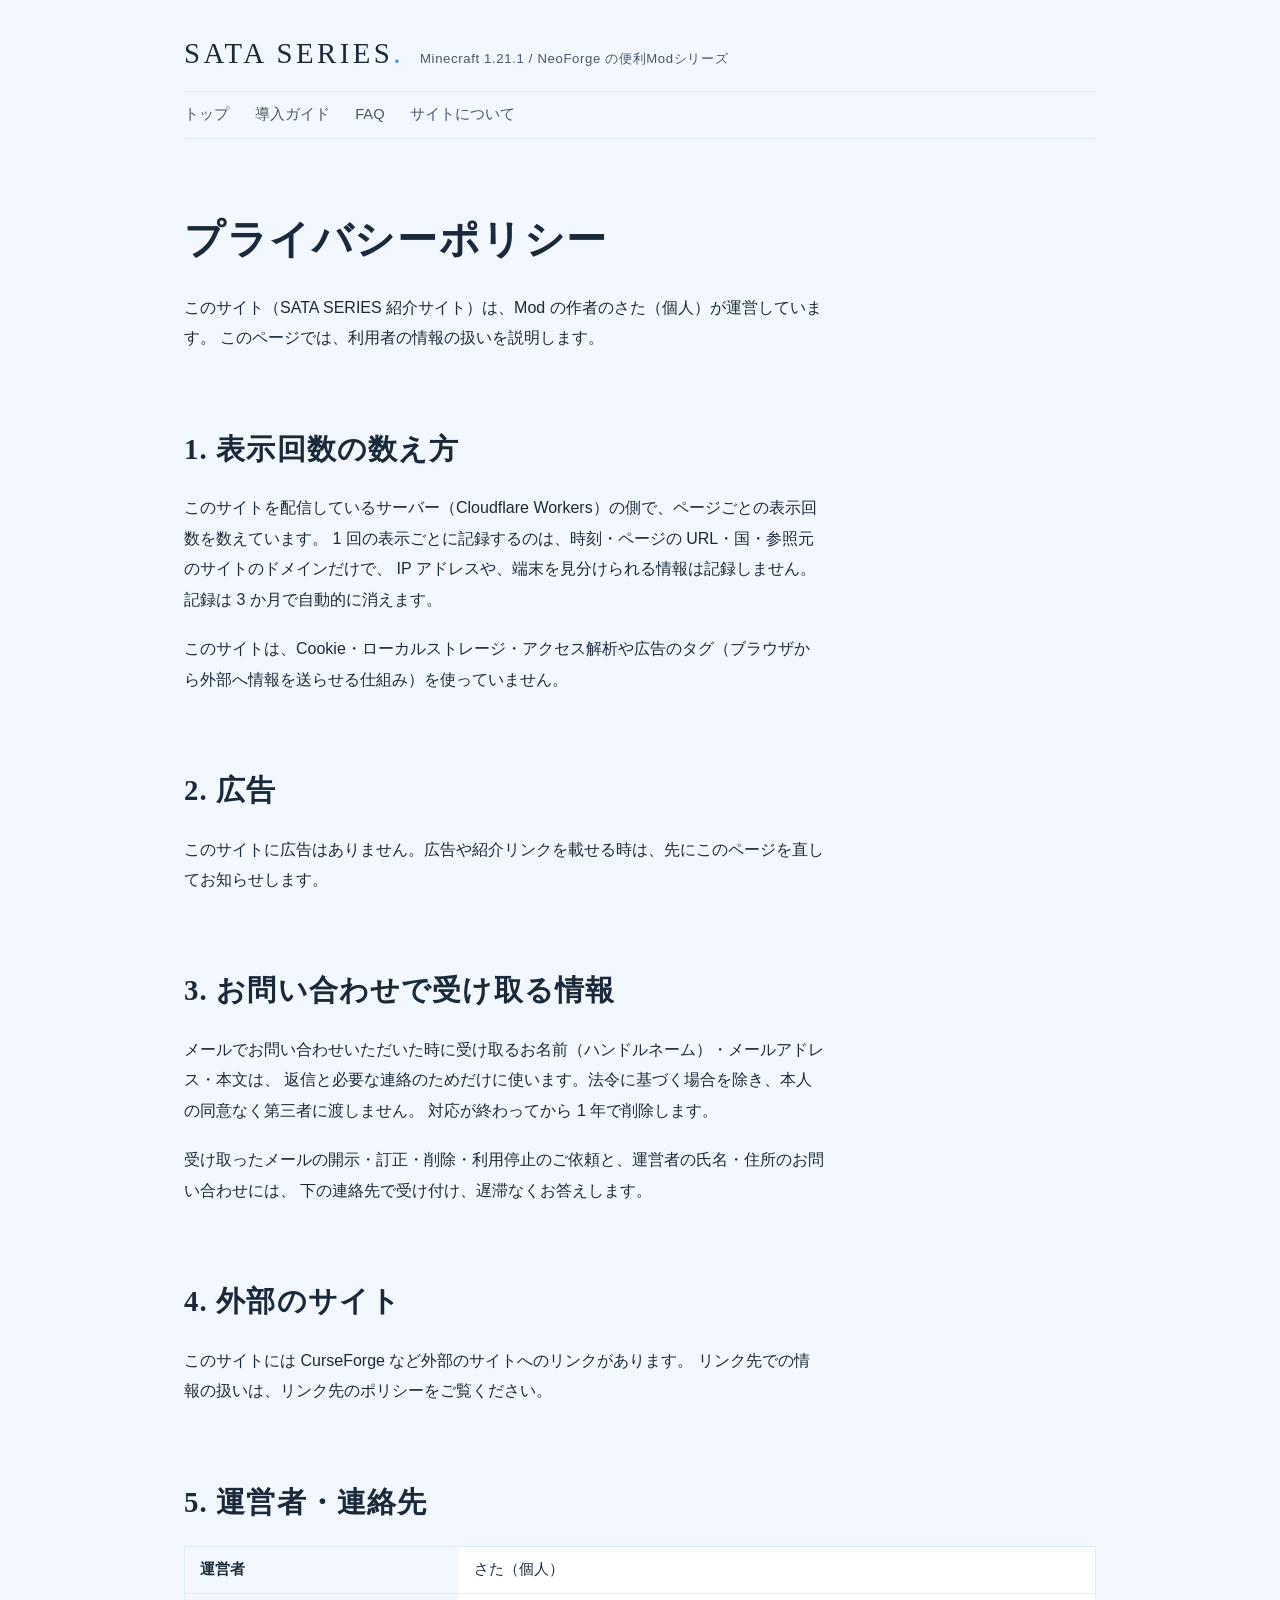
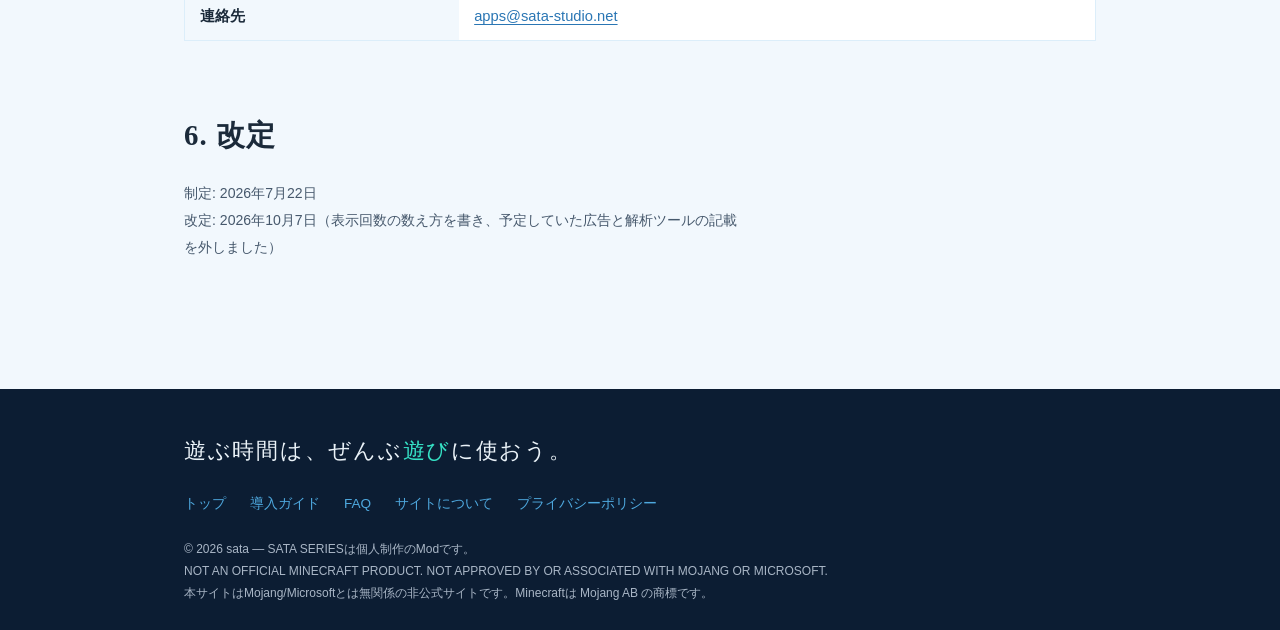
<file: privacy.html>
<!DOCTYPE html>
<html lang="ja">
<head>
<meta charset="UTF-8">
<meta name="viewport" content="width=device-width, initial-scale=1">
<title>プライバシーポリシー | SATA SERIES</title>
<meta name="description" content="SATA SERIES紹介サイトのプライバシーポリシー。表示回数の数え方・お問い合わせで受け取る情報・運営者と連絡先。">
<link rel="icon" type="image/svg+xml" href="assets/favicon.svg">
<link rel="stylesheet" href="css/site.css">
<link rel="canonical" href="https://sata-series.sata-app.workers.dev/privacy">
<meta property="og:url" content="https://sata-series.sata-app.workers.dev/privacy">
<meta name="robots" content="noindex, follow">
</head>
<body>
<a class="skip" href="#main">本文へスキップ</a>

<header class="masthead wrap">
  <div class="brandline">
    <a class="brand" href="index.html">SATA SERIES<span class="dot">.</span></a>
    <span class="tagline">Minecraft 1.21.1 / NeoForge の便利Modシリーズ</span>
  </div>
  <nav aria-label="サイト内">
    <a href="index.html">トップ</a>
    <a href="guide.html">導入ガイド</a>
    <a href="faq.html">FAQ</a>
    <a href="about.html">サイトについて</a>
  </nav>
</header>

<main id="main" class="doc wrap">
  <h1 class="page-title">プライバシーポリシー</h1>
  <p>
    このサイト（SATA SERIES 紹介サイト）は、Mod の作者のさた（個人）が運営しています。
    このページでは、利用者の情報の扱いを説明します。
  </p>

  <h2>1. 表示回数の数え方</h2>
  <p>
    このサイトを配信しているサーバー（Cloudflare Workers）の側で、ページごとの表示回数を数えています。
    1 回の表示ごとに記録するのは、時刻・ページの URL・国・参照元のサイトのドメインだけで、
    IP アドレスや、端末を見分けられる情報は記録しません。記録は 3 か月で自動的に消えます。
  </p>
  <p>
    このサイトは、Cookie・ローカルストレージ・アクセス解析や広告のタグ（ブラウザから外部へ情報を送らせる仕組み）を使っていません。
  </p>

  <h2>2. 広告</h2>
  <p>
    このサイトに広告はありません。広告や紹介リンクを載せる時は、先にこのページを直してお知らせします。
  </p>

  <h2>3. お問い合わせで受け取る情報</h2>
  <p>
    メールでお問い合わせいただいた時に受け取るお名前（ハンドルネーム）・メールアドレス・本文は、
    返信と必要な連絡のためだけに使います。法令に基づく場合を除き、本人の同意なく第三者に渡しません。
    対応が終わってから 1 年で削除します。
  </p>
  <p>
    受け取ったメールの開示・訂正・削除・利用停止のご依頼と、運営者の氏名・住所のお問い合わせには、
    下の連絡先で受け付け、遅滞なくお答えします。
  </p>

  <h2>4. 外部のサイト</h2>
  <p>
    このサイトには CurseForge など外部のサイトへのリンクがあります。
    リンク先での情報の扱いは、リンク先のポリシーをご覧ください。
  </p>

  <h2>5. 運営者・連絡先</h2>
  <div class="t-scroll">
    <table class="t">
      <tr><th>運営者</th><td>さた（個人）</td></tr>
      <tr><th>連絡先</th><td><a href="mailto:apps@sata-studio.net">apps@sata-studio.net</a></td></tr>
    </table>
  </div>

  <h2>6. 改定</h2>
  <p class="small">
    制定: 2026年7月22日<br>
    改定: 2026年10月7日（表示回数の数え方を書き、予定していた広告と解析ツールの記載を外しました）
  </p>
</main>

<footer class="site-foot">
  <div class="wrap">
    <p class="statement">遊ぶ時間は、ぜんぶ<span class="em">遊び</span>に使おう。</p>
    <div class="foot-links">
      <a href="index.html">トップ</a>
      <a href="guide.html">導入ガイド</a>
      <a href="faq.html">FAQ</a>
      <a href="about.html">サイトについて</a>
      <a href="privacy.html">プライバシーポリシー</a>
    </div>
    <p class="legal">
      © 2026 sata — SATA SERIESは個人制作のModです。<br>
      NOT AN OFFICIAL MINECRAFT PRODUCT. NOT APPROVED BY OR ASSOCIATED WITH MOJANG OR MICROSOFT.<br>
      本サイトはMojang/Microsoftとは無関係の非公式サイトです。Minecraftは Mojang AB の商標です。
    </p>
  </div>
</footer>

</body>
</html>
</file>
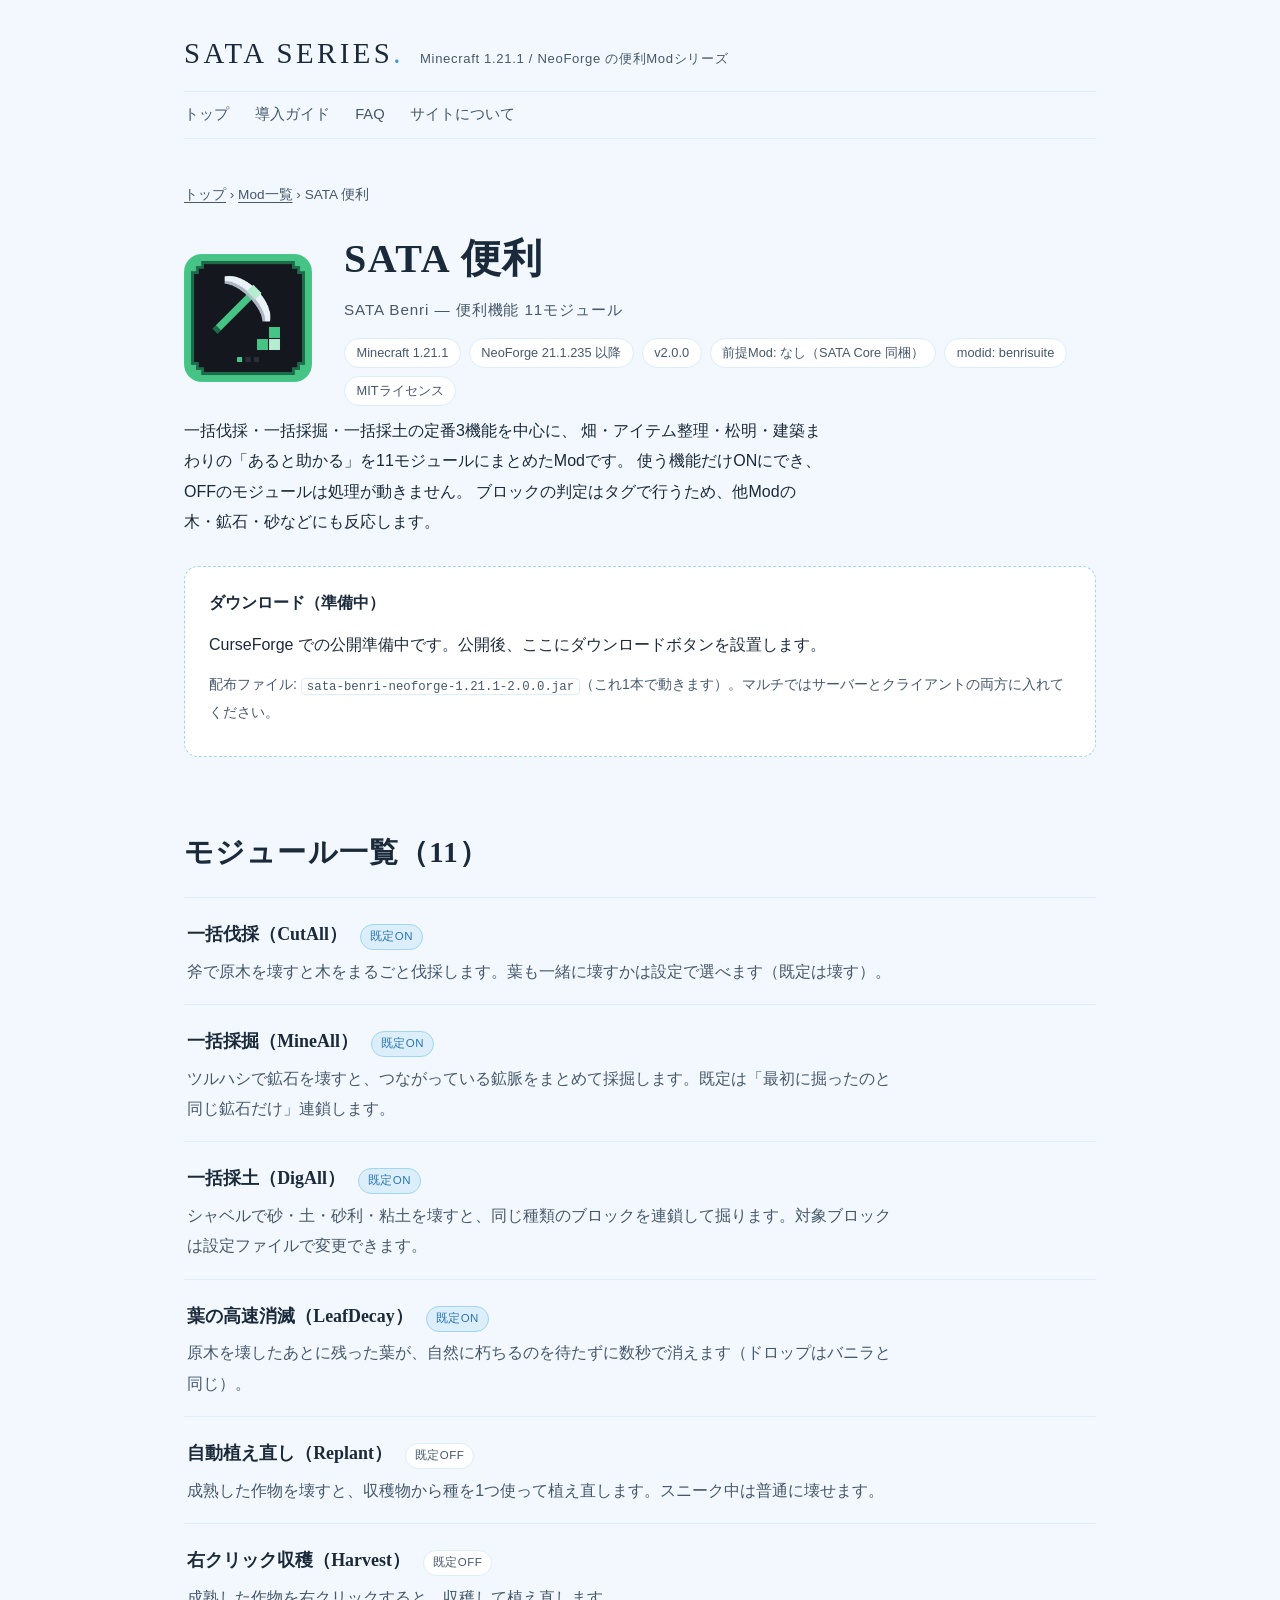
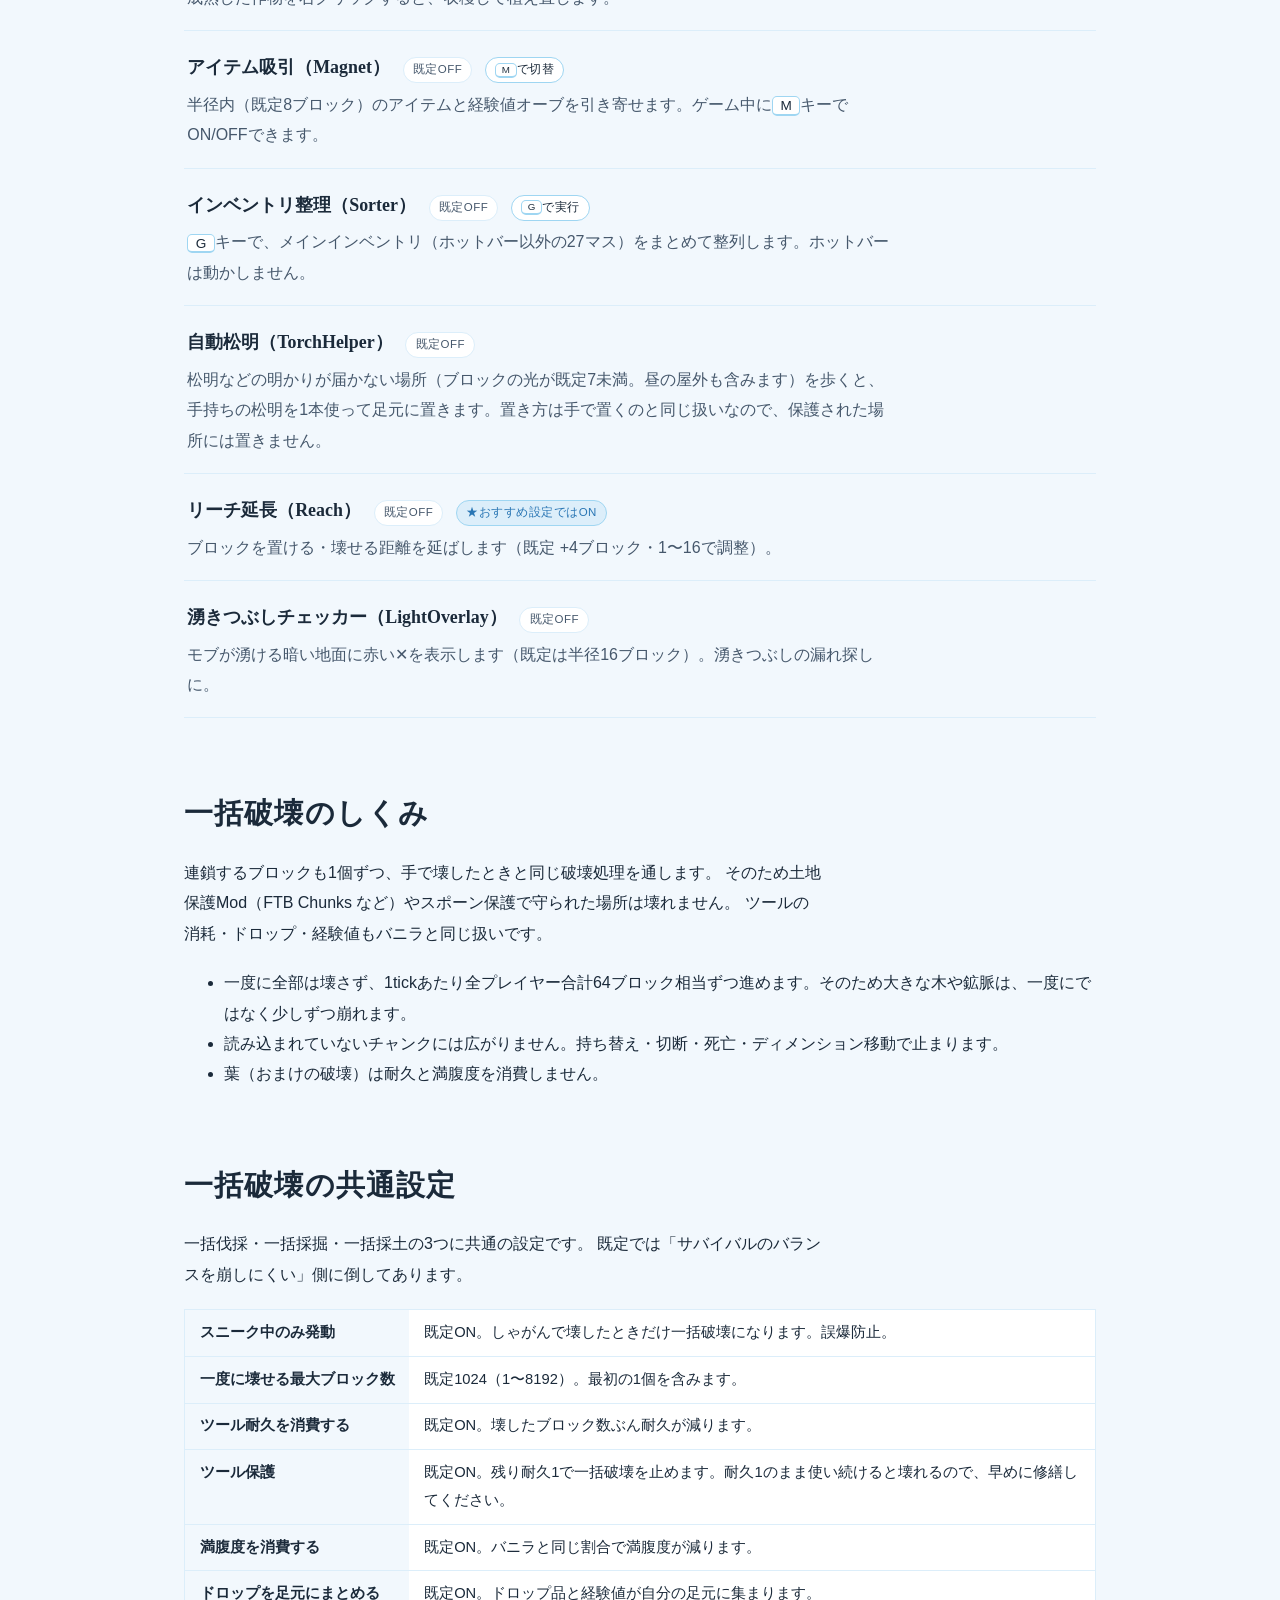
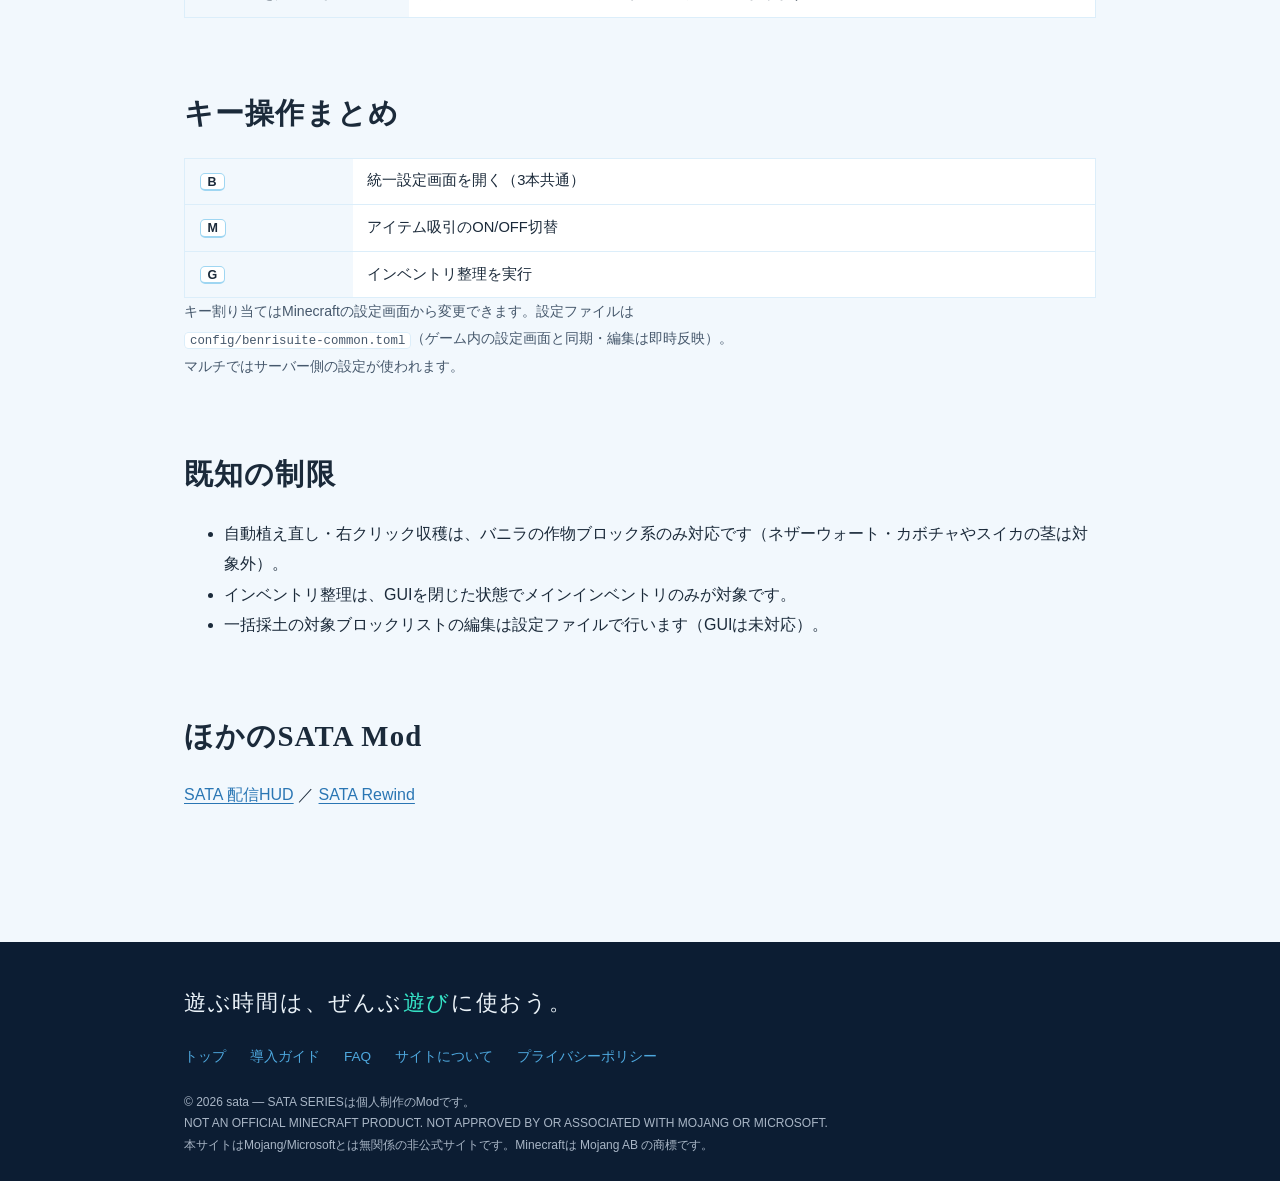
<file: mods/benri.html>
<!DOCTYPE html>
<html lang="ja">
<head>
<meta charset="UTF-8">
<meta name="viewport" content="width=device-width, initial-scale=1">
<title>SATA 便利（SATA Benri）— 一括破壊・便利機能11モジュール | SATA SERIES</title>
<meta name="description" content="一括伐採・一括採掘・一括採土に、アイテム吸引・インベントリ整理・自動松明・リーチ延長・湧きつぶしチェッカーなど。Minecraft 1.21.1（NeoForge）向け便利機能11モジュールの機能・キー操作・既定設定を解説。">
<link rel="icon" type="image/svg+xml" href="../assets/favicon.svg">
<link rel="stylesheet" href="../css/site.css">
<link rel="canonical" href="https://sata-series.sata-app.workers.dev/mods/benri">
<meta property="og:url" content="https://sata-series.sata-app.workers.dev/mods/benri">
<meta property="og:type" content="article">
<meta property="og:title" content="SATA 便利（SATA Benri）— 便利機能11モジュール">
<meta property="og:description" content="一括伐採・一括採掘・一括採土ほか。土地保護Modで守られた場所は壊さない一括破壊。Minecraft 1.21.1 / NeoForge対応。">
<meta property="og:image" content="https://sata-series.sata-app.workers.dev/assets/ogp.png">
</head>
<body>
<a class="skip" href="#main">本文へスキップ</a>

<header class="masthead wrap">
  <div class="brandline">
    <a class="brand" href="../index.html">SATA SERIES<span class="dot">.</span></a>
    <span class="tagline">Minecraft 1.21.1 / NeoForge の便利Modシリーズ</span>
  </div>
  <nav aria-label="サイト内">
    <a href="../index.html">トップ</a>
    <a href="../guide.html">導入ガイド</a>
    <a href="../faq.html">FAQ</a>
    <a href="../about.html">サイトについて</a>
  </nav>
</header>

<main id="main" class="doc wrap">
  <p class="breadcrumb"><a href="../index.html">トップ</a> › <a href="../index.html#mods">Mod一覧</a> › SATA 便利</p>

  <header class="modhead">
    <img src="../assets/icon_benri.png" alt="SATA 便利のアイコン" width="400" height="400">
    <div>
      <h1>SATA 便利</h1>
      <p class="en">SATA Benri — 便利機能 11モジュール</p>
      <ul class="meta-chips">
        <li>Minecraft 1.21.1</li>
        <li>NeoForge 21.1.235 以降</li>
        <li>v2.0.0</li>
        <li>前提Mod: なし（SATA Core 同梱）</li>
        <li>modid: benrisuite</li>
        <li>MITライセンス</li>
      </ul>
    </div>
  </header>

  <p>
    一括伐採・一括採掘・一括採土の定番3機能を中心に、
    畑・アイテム整理・松明・建築まわりの「あると助かる」を11モジュールにまとめたModです。
    使う機能だけONにでき、OFFのモジュールは処理が動きません。
    ブロックの判定はタグで行うため、他Modの木・鉱石・砂などにも反応します。
  </p>

  <!-- [VIDEO EMBED PLACEHOLDER] 紹介動画をYouTubeに公開後、この位置にiframe埋め込みを挿入 -->

  <div class="dl-box">
    <p><strong>ダウンロード（準備中）</strong></p>
    <p>CurseForge での公開準備中です。公開後、ここにダウンロードボタンを設置します。</p>
    <!-- [DL LINK PLACEHOLDER] 公開後に差し替え:
         <a class="btn" href="https://www.curseforge.com/minecraft/mc-mods/XXXX">CurseForgeでダウンロード</a> -->
    <p class="small">配布ファイル: <code>sata-benri-neoforge-1.21.1-2.0.0.jar</code>（これ1本で動きます）。マルチではサーバーとクライアントの両方に入れてください。</p>
  </div>

  <h2>モジュール一覧（11）</h2>
  <ul class="modules">
    <li>
      <div class="mod-line"><span class="mod-name">一括伐採（CutAll）</span><span class="tag tag--on">既定ON</span></div>
      <p class="mod-desc">斧で原木を壊すと木をまるごと伐採します。葉も一緒に壊すかは設定で選べます（既定は壊す）。</p>
    </li>
    <li>
      <div class="mod-line"><span class="mod-name">一括採掘（MineAll）</span><span class="tag tag--on">既定ON</span></div>
      <p class="mod-desc">ツルハシで鉱石を壊すと、つながっている鉱脈をまとめて採掘します。既定は「最初に掘ったのと同じ鉱石だけ」連鎖します。</p>
    </li>
    <li>
      <div class="mod-line"><span class="mod-name">一括採土（DigAll）</span><span class="tag tag--on">既定ON</span></div>
      <p class="mod-desc">シャベルで砂・土・砂利・粘土を壊すと、同じ種類のブロックを連鎖して掘ります。対象ブロックは設定ファイルで変更できます。</p>
    </li>
    <li>
      <div class="mod-line"><span class="mod-name">葉の高速消滅（LeafDecay）</span><span class="tag tag--on">既定ON</span></div>
      <p class="mod-desc">原木を壊したあとに残った葉が、自然に朽ちるのを待たずに数秒で消えます（ドロップはバニラと同じ）。</p>
    </li>
    <li>
      <div class="mod-line"><span class="mod-name">自動植え直し（Replant）</span><span class="tag tag--off">既定OFF</span></div>
      <p class="mod-desc">成熟した作物を壊すと、収穫物から種を1つ使って植え直します。スニーク中は普通に壊せます。</p>
    </li>
    <li>
      <div class="mod-line"><span class="mod-name">右クリック収穫（Harvest）</span><span class="tag tag--off">既定OFF</span></div>
      <p class="mod-desc">成熟した作物を右クリックすると、収穫して植え直します。</p>
    </li>
    <li>
      <div class="mod-line"><span class="mod-name">アイテム吸引（Magnet）</span><span class="tag tag--off">既定OFF</span><span class="tag tag--key"><kbd>M</kbd>で切替</span></div>
      <p class="mod-desc">半径内（既定8ブロック）のアイテムと経験値オーブを引き寄せます。ゲーム中に<kbd>M</kbd>キーでON/OFFできます。</p>
    </li>
    <li>
      <div class="mod-line"><span class="mod-name">インベントリ整理（Sorter）</span><span class="tag tag--off">既定OFF</span><span class="tag tag--key"><kbd>G</kbd>で実行</span></div>
      <p class="mod-desc"><kbd>G</kbd>キーで、メインインベントリ（ホットバー以外の27マス）をまとめて整列します。ホットバーは動かしません。</p>
    </li>
    <li>
      <div class="mod-line"><span class="mod-name">自動松明（TorchHelper）</span><span class="tag tag--off">既定OFF</span></div>
      <p class="mod-desc">松明などの明かりが届かない場所（ブロックの光が既定7未満。昼の屋外も含みます）を歩くと、手持ちの松明を1本使って足元に置きます。置き方は手で置くのと同じ扱いなので、保護された場所には置きません。</p>
    </li>
    <li>
      <div class="mod-line"><span class="mod-name">リーチ延長（Reach）</span><span class="tag tag--off">既定OFF</span><span class="tag tag--on">★おすすめ設定ではON</span></div>
      <p class="mod-desc">ブロックを置ける・壊せる距離を延ばします（既定 +4ブロック・1〜16で調整）。</p>
    </li>
    <li>
      <div class="mod-line"><span class="mod-name">湧きつぶしチェッカー（LightOverlay）</span><span class="tag tag--off">既定OFF</span></div>
      <p class="mod-desc">モブが湧ける暗い地面に赤い✕を表示します（既定は半径16ブロック）。湧きつぶしの漏れ探しに。</p>
    </li>
  </ul>

  <h2>一括破壊のしくみ</h2>
  <p>
    連鎖するブロックも1個ずつ、手で壊したときと同じ破壊処理を通します。
    そのため土地保護Mod（FTB Chunks など）やスポーン保護で守られた場所は壊れません。
    ツールの消耗・ドロップ・経験値もバニラと同じ扱いです。
  </p>
  <ul>
    <li>一度に全部は壊さず、1tickあたり全プレイヤー合計64ブロック相当ずつ進めます。そのため大きな木や鉱脈は、一度にではなく少しずつ崩れます。</li>
    <li>読み込まれていないチャンクには広がりません。持ち替え・切断・死亡・ディメンション移動で止まります。</li>
    <li>葉（おまけの破壊）は耐久と満腹度を消費しません。</li>
  </ul>

  <h2>一括破壊の共通設定</h2>
  <p>
    一括伐採・一括採掘・一括採土の3つに共通の設定です。
    既定では「サバイバルのバランスを崩しにくい」側に倒してあります。
  </p>
  <div class="t-scroll">
    <table class="t">
      <tr><th>スニーク中のみ発動</th><td>既定ON。しゃがんで壊したときだけ一括破壊になります。誤爆防止。</td></tr>
      <tr><th>一度に壊せる最大ブロック数</th><td>既定1024（1〜8192）。最初の1個を含みます。</td></tr>
      <tr><th>ツール耐久を消費する</th><td>既定ON。壊したブロック数ぶん耐久が減ります。</td></tr>
      <tr><th>ツール保護</th><td>既定ON。残り耐久1で一括破壊を止めます。耐久1のまま使い続けると壊れるので、早めに修繕してください。</td></tr>
      <tr><th>満腹度を消費する</th><td>既定ON。バニラと同じ割合で満腹度が減ります。</td></tr>
      <tr><th>ドロップを足元にまとめる</th><td>既定ON。ドロップ品と経験値が自分の足元に集まります。</td></tr>
    </table>
  </div>

  <h2>キー操作まとめ</h2>
  <div class="t-scroll">
    <table class="t">
      <tr><th><kbd>B</kbd></th><td>統一設定画面を開く（3本共通）</td></tr>
      <tr><th><kbd>M</kbd></th><td>アイテム吸引のON/OFF切替</td></tr>
      <tr><th><kbd>G</kbd></th><td>インベントリ整理を実行</td></tr>
    </table>
  </div>
  <p class="small">キー割り当てはMinecraftの設定画面から変更できます。設定ファイルは <code>config/benrisuite-common.toml</code>（ゲーム内の設定画面と同期・編集は即時反映）。マルチではサーバー側の設定が使われます。</p>

  <h2>既知の制限</h2>
  <ul>
    <li>自動植え直し・右クリック収穫は、バニラの作物ブロック系のみ対応です（ネザーウォート・カボチャやスイカの茎は対象外）。</li>
    <li>インベントリ整理は、GUIを閉じた状態でメインインベントリのみが対象です。</li>
    <li>一括採土の対象ブロックリストの編集は設定ファイルで行います（GUIは未対応）。</li>
  </ul>

  <h2>ほかのSATA Mod</h2>
  <p>
    <a href="hud.html">SATA 配信HUD</a> ／
    <a href="rewind.html">SATA Rewind</a>
  </p>

</main>

<footer class="site-foot">
  <div class="wrap">
    <p class="statement">遊ぶ時間は、ぜんぶ<span class="em">遊び</span>に使おう。</p>
    <div class="foot-links">
      <a href="../index.html">トップ</a>
      <a href="../guide.html">導入ガイド</a>
      <a href="../faq.html">FAQ</a>
      <a href="../about.html">サイトについて</a>
      <a href="../privacy.html">プライバシーポリシー</a>
    </div>
    <p class="legal">
      © 2026 sata — SATA SERIESは個人制作のModです。<br>
      NOT AN OFFICIAL MINECRAFT PRODUCT. NOT APPROVED BY OR ASSOCIATED WITH MOJANG OR MICROSOFT.<br>
      本サイトはMojang/Microsoftとは無関係の非公式サイトです。Minecraftは Mojang AB の商標です。
    </p>
  </div>
</footer>

</body>
</html>
</file>
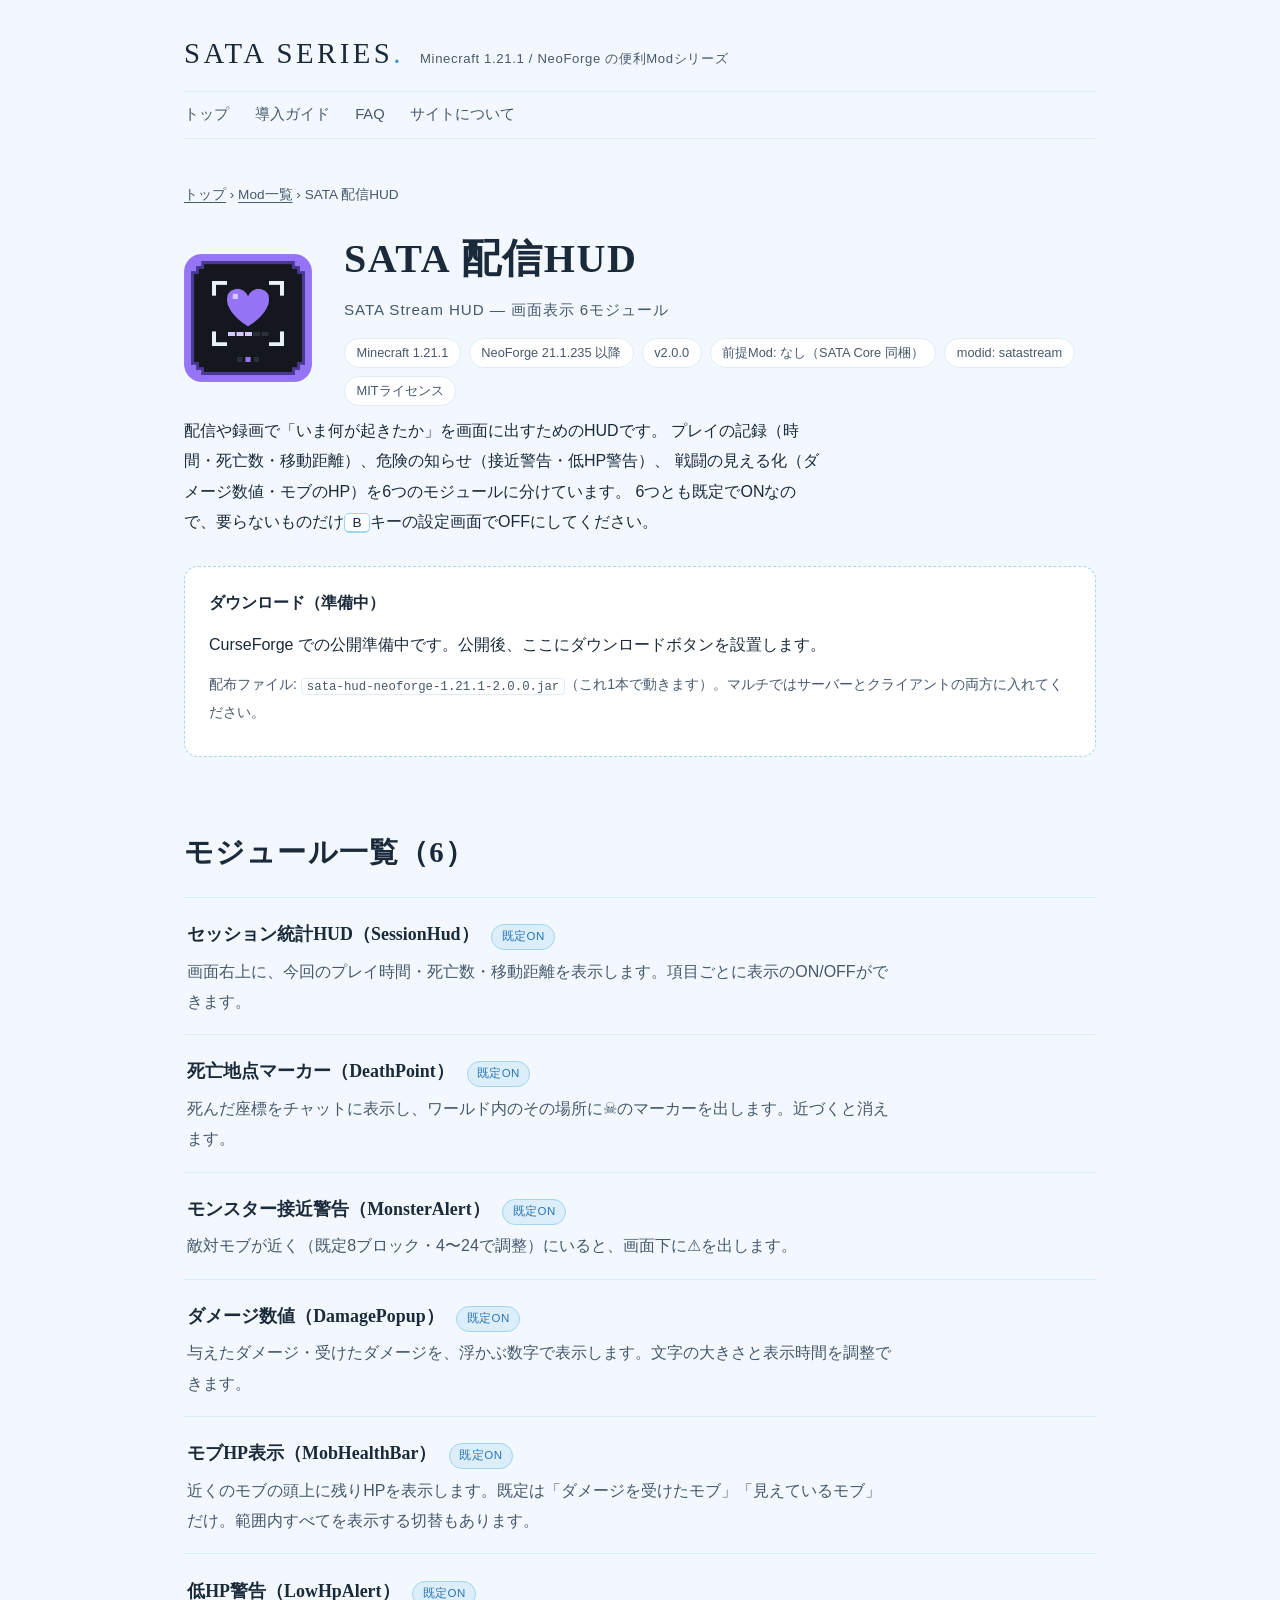
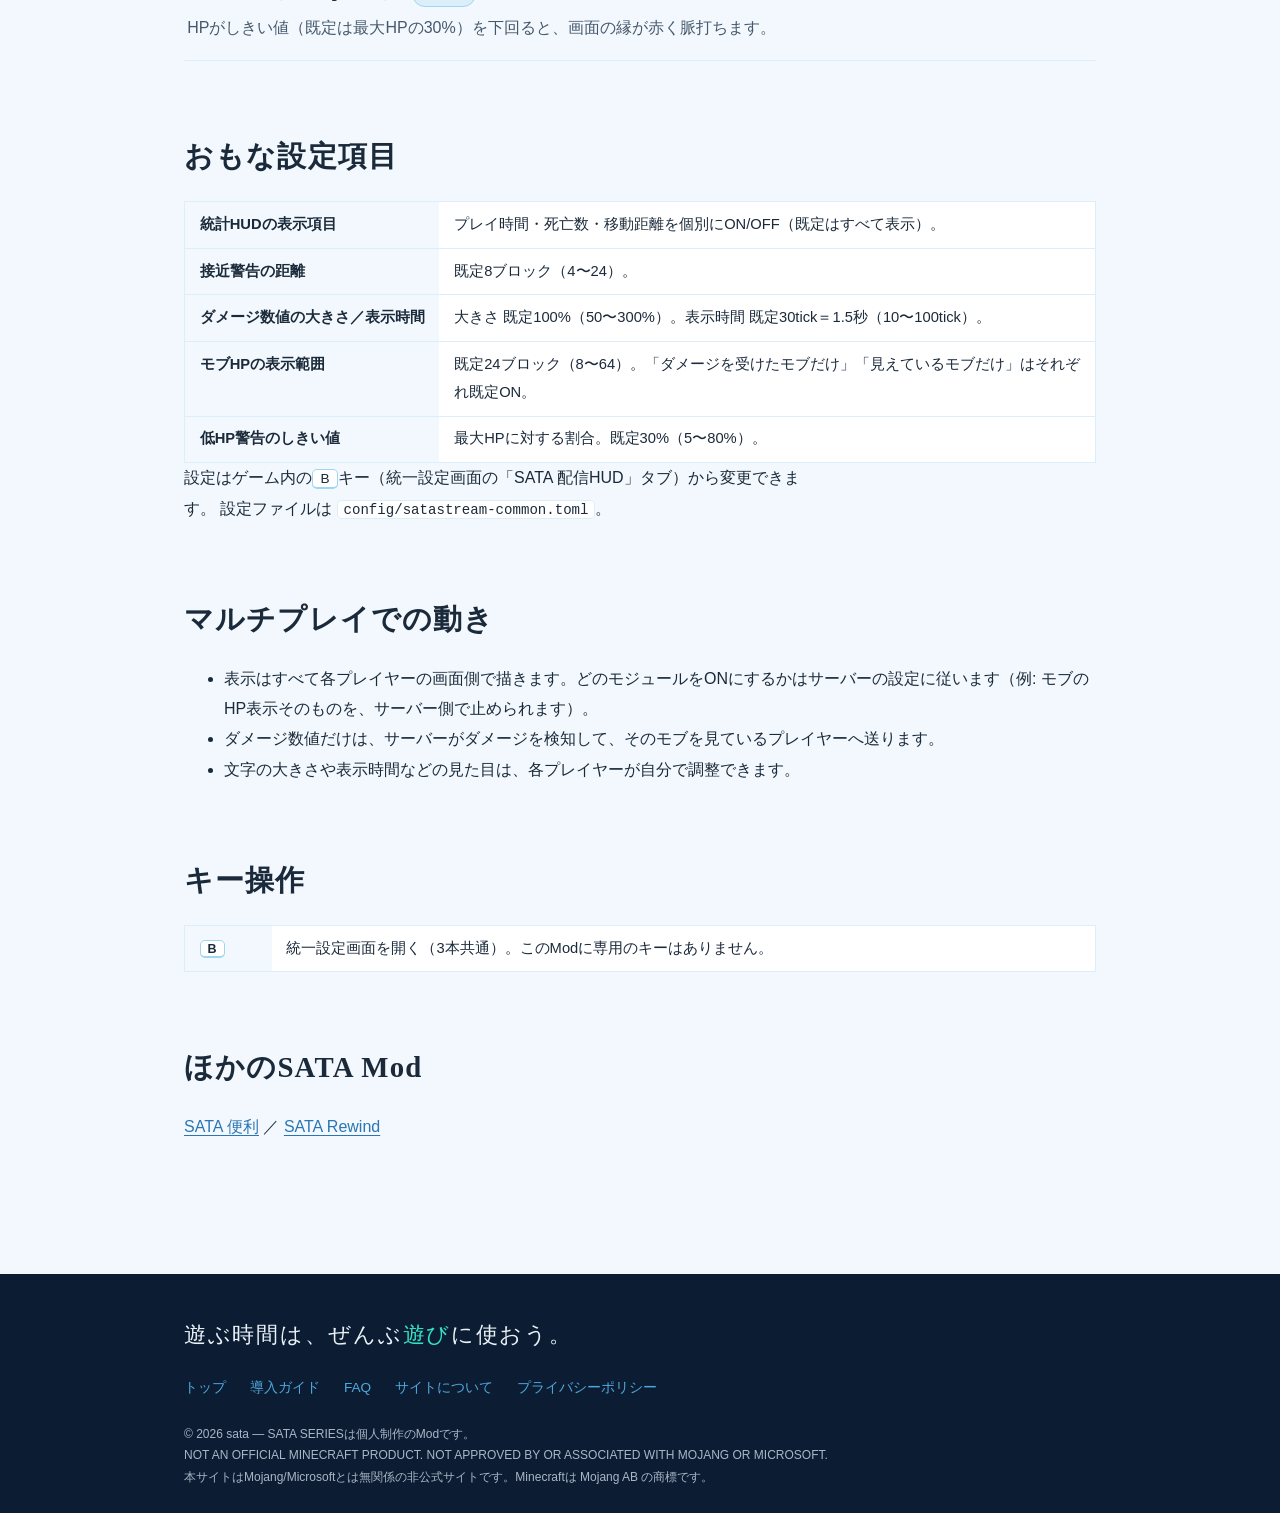
<file: mods/hud.html>
<!DOCTYPE html>
<html lang="ja">
<head>
<meta charset="UTF-8">
<meta name="viewport" content="width=device-width, initial-scale=1">
<title>SATA 配信HUD（SATA Stream HUD）— 画面表示6モジュール | SATA SERIES</title>
<meta name="description" content="セッション統計・死亡地点マーカー・モンスター接近警告・ダメージ数値・モブHP表示・低HP警告。Minecraft 1.21.1（NeoForge）向けの配信・録画向けHUD 6モジュールの機能と設定を解説。">
<link rel="icon" type="image/svg+xml" href="../assets/favicon.svg">
<link rel="stylesheet" href="../css/site.css">
<link rel="canonical" href="https://sata-series.sata-app.workers.dev/mods/hud">
<meta property="og:url" content="https://sata-series.sata-app.workers.dev/mods/hud">
<meta property="og:type" content="article">
<meta property="og:title" content="SATA 配信HUD（SATA Stream HUD）— 画面表示6モジュール">
<meta property="og:description" content="統計・死亡地点・接近警告・ダメージ数値・モブHP・低HP警告。Minecraft 1.21.1 / NeoForge対応。">
<meta property="og:image" content="https://sata-series.sata-app.workers.dev/assets/ogp.png">
</head>
<body>
<a class="skip" href="#main">本文へスキップ</a>

<header class="masthead wrap">
  <div class="brandline">
    <a class="brand" href="../index.html">SATA SERIES<span class="dot">.</span></a>
    <span class="tagline">Minecraft 1.21.1 / NeoForge の便利Modシリーズ</span>
  </div>
  <nav aria-label="サイト内">
    <a href="../index.html">トップ</a>
    <a href="../guide.html">導入ガイド</a>
    <a href="../faq.html">FAQ</a>
    <a href="../about.html">サイトについて</a>
  </nav>
</header>

<main id="main" class="doc wrap">
  <p class="breadcrumb"><a href="../index.html">トップ</a> › <a href="../index.html#mods">Mod一覧</a> › SATA 配信HUD</p>

  <header class="modhead">
    <img src="../assets/icon_hud.png" alt="SATA 配信HUDのアイコン" width="400" height="400">
    <div>
      <h1>SATA 配信HUD</h1>
      <p class="en">SATA Stream HUD — 画面表示 6モジュール</p>
      <ul class="meta-chips">
        <li>Minecraft 1.21.1</li>
        <li>NeoForge 21.1.235 以降</li>
        <li>v2.0.0</li>
        <li>前提Mod: なし（SATA Core 同梱）</li>
        <li>modid: satastream</li>
        <li>MITライセンス</li>
      </ul>
    </div>
  </header>

  <p>
    配信や録画で「いま何が起きたか」を画面に出すためのHUDです。
    プレイの記録（時間・死亡数・移動距離）、危険の知らせ（接近警告・低HP警告）、
    戦闘の見える化（ダメージ数値・モブのHP）を6つのモジュールに分けています。
    6つとも既定でONなので、要らないものだけ<kbd>B</kbd>キーの設定画面でOFFにしてください。
  </p>

  <!-- [VIDEO EMBED PLACEHOLDER] 紹介動画をYouTubeに公開後、この位置にiframe埋め込みを挿入 -->

  <div class="dl-box">
    <p><strong>ダウンロード（準備中）</strong></p>
    <p>CurseForge での公開準備中です。公開後、ここにダウンロードボタンを設置します。</p>
    <!-- [DL LINK PLACEHOLDER] 公開後に差し替え:
         <a class="btn" href="https://www.curseforge.com/minecraft/mc-mods/XXXX">CurseForgeでダウンロード</a> -->
    <p class="small">配布ファイル: <code>sata-hud-neoforge-1.21.1-2.0.0.jar</code>（これ1本で動きます）。マルチではサーバーとクライアントの両方に入れてください。</p>
  </div>

  <h2>モジュール一覧（6）</h2>
  <ul class="modules">
    <li>
      <div class="mod-line"><span class="mod-name">セッション統計HUD（SessionHud）</span><span class="tag tag--on">既定ON</span></div>
      <p class="mod-desc">画面右上に、今回のプレイ時間・死亡数・移動距離を表示します。項目ごとに表示のON/OFFができます。</p>
    </li>
    <li>
      <div class="mod-line"><span class="mod-name">死亡地点マーカー（DeathPoint）</span><span class="tag tag--on">既定ON</span></div>
      <p class="mod-desc">死んだ座標をチャットに表示し、ワールド内のその場所に☠のマーカーを出します。近づくと消えます。</p>
    </li>
    <li>
      <div class="mod-line"><span class="mod-name">モンスター接近警告（MonsterAlert）</span><span class="tag tag--on">既定ON</span></div>
      <p class="mod-desc">敵対モブが近く（既定8ブロック・4〜24で調整）にいると、画面下に⚠を出します。</p>
    </li>
    <li>
      <div class="mod-line"><span class="mod-name">ダメージ数値（DamagePopup）</span><span class="tag tag--on">既定ON</span></div>
      <p class="mod-desc">与えたダメージ・受けたダメージを、浮かぶ数字で表示します。文字の大きさと表示時間を調整できます。</p>
    </li>
    <li>
      <div class="mod-line"><span class="mod-name">モブHP表示（MobHealthBar）</span><span class="tag tag--on">既定ON</span></div>
      <p class="mod-desc">近くのモブの頭上に残りHPを表示します。既定は「ダメージを受けたモブ」「見えているモブ」だけ。範囲内すべてを表示する切替もあります。</p>
    </li>
    <li>
      <div class="mod-line"><span class="mod-name">低HP警告（LowHpAlert）</span><span class="tag tag--on">既定ON</span></div>
      <p class="mod-desc">HPがしきい値（既定は最大HPの30%）を下回ると、画面の縁が赤く脈打ちます。</p>
    </li>
  </ul>

  <h2>おもな設定項目</h2>
  <div class="t-scroll">
    <table class="t">
      <tr><th>統計HUDの表示項目</th><td>プレイ時間・死亡数・移動距離を個別にON/OFF（既定はすべて表示）。</td></tr>
      <tr><th>接近警告の距離</th><td>既定8ブロック（4〜24）。</td></tr>
      <tr><th>ダメージ数値の大きさ／表示時間</th><td>大きさ 既定100%（50〜300%）。表示時間 既定30tick＝1.5秒（10〜100tick）。</td></tr>
      <tr><th>モブHPの表示範囲</th><td>既定24ブロック（8〜64）。「ダメージを受けたモブだけ」「見えているモブだけ」はそれぞれ既定ON。</td></tr>
      <tr><th>低HP警告のしきい値</th><td>最大HPに対する割合。既定30%（5〜80%）。</td></tr>
    </table>
  </div>
  <p>
    設定はゲーム内の<kbd>B</kbd>キー（統一設定画面の「SATA 配信HUD」タブ）から変更できます。
    設定ファイルは <code>config/satastream-common.toml</code>。
  </p>

  <h2>マルチプレイでの動き</h2>
  <ul>
    <li>表示はすべて各プレイヤーの画面側で描きます。どのモジュールをONにするかはサーバーの設定に従います（例: モブのHP表示そのものを、サーバー側で止められます）。</li>
    <li>ダメージ数値だけは、サーバーがダメージを検知して、そのモブを見ているプレイヤーへ送ります。</li>
    <li>文字の大きさや表示時間などの見た目は、各プレイヤーが自分で調整できます。</li>
  </ul>

  <h2>キー操作</h2>
  <div class="t-scroll">
    <table class="t">
      <tr><th><kbd>B</kbd></th><td>統一設定画面を開く（3本共通）。このModに専用のキーはありません。</td></tr>
    </table>
  </div>

  <h2>ほかのSATA Mod</h2>
  <p>
    <a href="benri.html">SATA 便利</a> ／
    <a href="rewind.html">SATA Rewind</a>
  </p>

</main>

<footer class="site-foot">
  <div class="wrap">
    <p class="statement">遊ぶ時間は、ぜんぶ<span class="em">遊び</span>に使おう。</p>
    <div class="foot-links">
      <a href="../index.html">トップ</a>
      <a href="../guide.html">導入ガイド</a>
      <a href="../faq.html">FAQ</a>
      <a href="../about.html">サイトについて</a>
      <a href="../privacy.html">プライバシーポリシー</a>
    </div>
    <p class="legal">
      © 2026 sata — SATA SERIESは個人制作のModです。<br>
      NOT AN OFFICIAL MINECRAFT PRODUCT. NOT APPROVED BY OR ASSOCIATED WITH MOJANG OR MICROSOFT.<br>
      本サイトはMojang/Microsoftとは無関係の非公式サイトです。Minecraftは Mojang AB の商標です。
    </p>
  </div>
</footer>

</body>
</html>
</file>
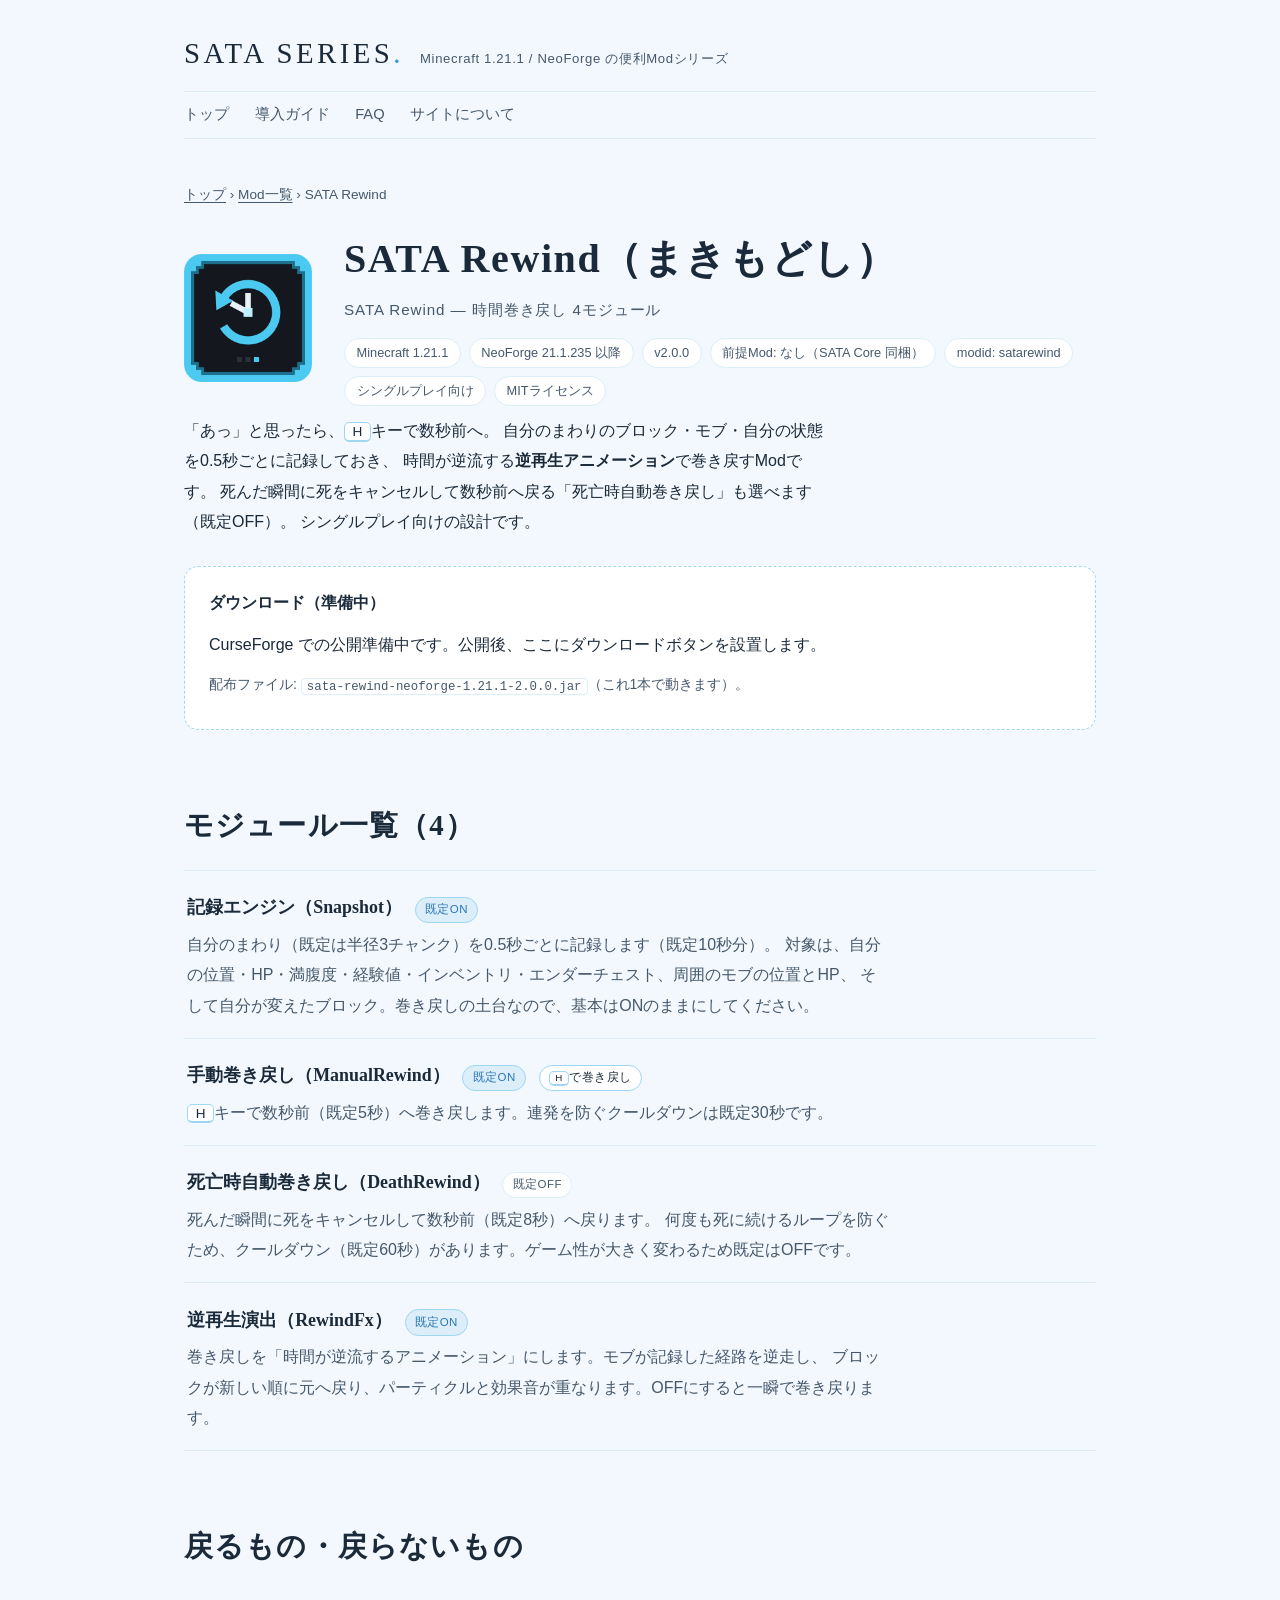
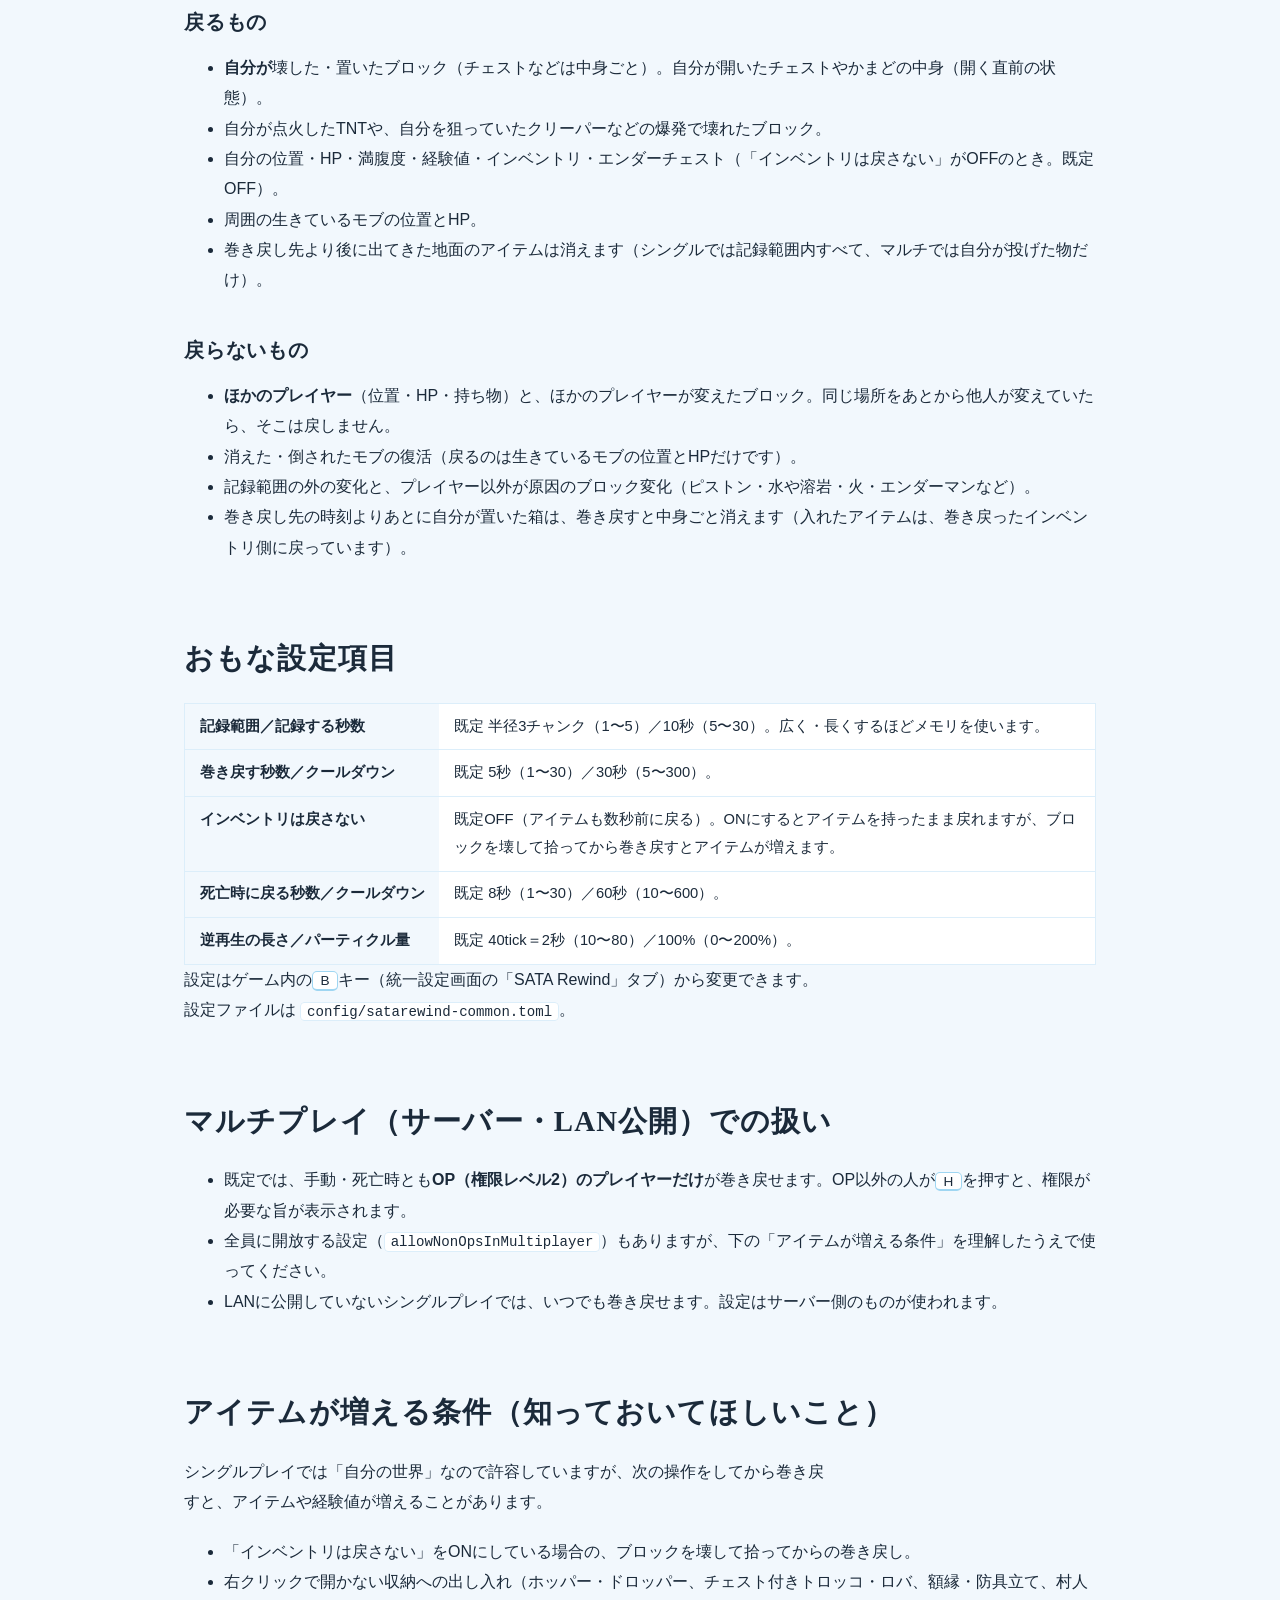
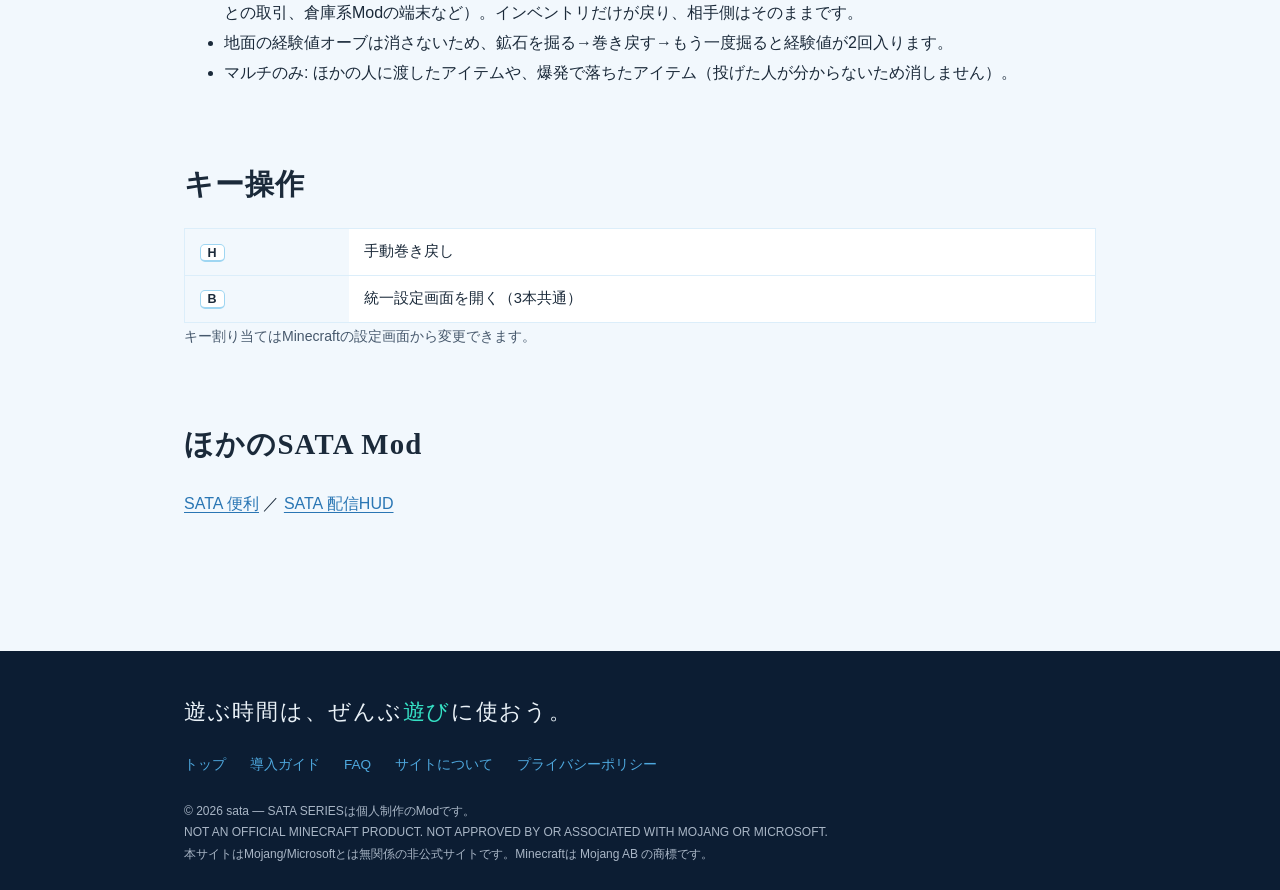
<file: mods/rewind.html>
<!DOCTYPE html>
<html lang="ja">
<head>
<meta charset="UTF-8">
<meta name="viewport" content="width=device-width, initial-scale=1">
<title>SATA Rewind（まきもどし）— 時間巻き戻し4モジュール | SATA SERIES</title>
<meta name="description" content="Hキーで数秒前へ。逆再生アニメーションで時間を巻き戻すMinecraft 1.21.1（NeoForge）Mod。死亡時の自動巻き戻し（任意）、戻るもの・戻らないもの、マルチプレイでの扱いを解説。">
<link rel="icon" type="image/svg+xml" href="../assets/favicon.svg">
<link rel="stylesheet" href="../css/site.css">
<link rel="canonical" href="https://sata-series.sata-app.workers.dev/mods/rewind">
<meta property="og:url" content="https://sata-series.sata-app.workers.dev/mods/rewind">
<meta property="og:type" content="article">
<meta property="og:title" content="SATA Rewind（まきもどし）— 時間巻き戻し4モジュール">
<meta property="og:description" content="Hキーで数秒前へ逆再生巻き戻し。死亡時の自動巻き戻し（任意）も。シングルプレイ向け。Minecraft 1.21.1 / NeoForge対応。">
<meta property="og:image" content="https://sata-series.sata-app.workers.dev/assets/ogp.png">
</head>
<body>
<a class="skip" href="#main">本文へスキップ</a>

<header class="masthead wrap">
  <div class="brandline">
    <a class="brand" href="../index.html">SATA SERIES<span class="dot">.</span></a>
    <span class="tagline">Minecraft 1.21.1 / NeoForge の便利Modシリーズ</span>
  </div>
  <nav aria-label="サイト内">
    <a href="../index.html">トップ</a>
    <a href="../guide.html">導入ガイド</a>
    <a href="../faq.html">FAQ</a>
    <a href="../about.html">サイトについて</a>
  </nav>
</header>

<main id="main" class="doc wrap">
  <p class="breadcrumb"><a href="../index.html">トップ</a> › <a href="../index.html#mods">Mod一覧</a> › SATA Rewind</p>

  <header class="modhead">
    <img src="../assets/icon_rewind.png" alt="SATA Rewindのアイコン" width="400" height="400">
    <div>
      <h1>SATA Rewind（まきもどし）</h1>
      <p class="en">SATA Rewind — 時間巻き戻し 4モジュール</p>
      <ul class="meta-chips">
        <li>Minecraft 1.21.1</li>
        <li>NeoForge 21.1.235 以降</li>
        <li>v2.0.0</li>
        <li>前提Mod: なし（SATA Core 同梱）</li>
        <li>modid: satarewind</li>
        <li>シングルプレイ向け</li>
        <li>MITライセンス</li>
      </ul>
    </div>
  </header>

  <p>
    「あっ」と思ったら、<kbd>H</kbd>キーで数秒前へ。
    自分のまわりのブロック・モブ・自分の状態を0.5秒ごとに記録しておき、
    時間が逆流する<strong>逆再生アニメーション</strong>で巻き戻すModです。
    死んだ瞬間に死をキャンセルして数秒前へ戻る「死亡時自動巻き戻し」も選べます（既定OFF）。
    シングルプレイ向けの設計です。
  </p>

  <!-- [VIDEO EMBED PLACEHOLDER] 紹介動画をYouTubeに公開後、この位置にiframe埋め込みを挿入 -->

  <div class="dl-box">
    <p><strong>ダウンロード（準備中）</strong></p>
    <p>CurseForge での公開準備中です。公開後、ここにダウンロードボタンを設置します。</p>
    <!-- [DL LINK PLACEHOLDER] 公開後に差し替え:
         <a class="btn" href="https://www.curseforge.com/minecraft/mc-mods/XXXX">CurseForgeでダウンロード</a> -->
    <p class="small">配布ファイル: <code>sata-rewind-neoforge-1.21.1-2.0.0.jar</code>（これ1本で動きます）。</p>
  </div>

  <h2>モジュール一覧（4）</h2>
  <ul class="modules">
    <li>
      <div class="mod-line"><span class="mod-name">記録エンジン（Snapshot）</span><span class="tag tag--on">既定ON</span></div>
      <p class="mod-desc">
        自分のまわり（既定は半径3チャンク）を0.5秒ごとに記録します（既定10秒分）。
        対象は、自分の位置・HP・満腹度・経験値・インベントリ・エンダーチェスト、周囲のモブの位置とHP、
        そして自分が変えたブロック。巻き戻しの土台なので、基本はONのままにしてください。
      </p>
    </li>
    <li>
      <div class="mod-line"><span class="mod-name">手動巻き戻し（ManualRewind）</span><span class="tag tag--on">既定ON</span><span class="tag tag--key"><kbd>H</kbd>で巻き戻し</span></div>
      <p class="mod-desc">
        <kbd>H</kbd>キーで数秒前（既定5秒）へ巻き戻します。連発を防ぐクールダウンは既定30秒です。
      </p>
    </li>
    <li>
      <div class="mod-line"><span class="mod-name">死亡時自動巻き戻し（DeathRewind）</span><span class="tag tag--off">既定OFF</span></div>
      <p class="mod-desc">
        死んだ瞬間に死をキャンセルして数秒前（既定8秒）へ戻ります。
        何度も死に続けるループを防ぐため、クールダウン（既定60秒）があります。ゲーム性が大きく変わるため既定はOFFです。
      </p>
    </li>
    <li>
      <div class="mod-line"><span class="mod-name">逆再生演出（RewindFx）</span><span class="tag tag--on">既定ON</span></div>
      <p class="mod-desc">
        巻き戻しを「時間が逆流するアニメーション」にします。モブが記録した経路を逆走し、
        ブロックが新しい順に元へ戻り、パーティクルと効果音が重なります。OFFにすると一瞬で巻き戻ります。
      </p>
    </li>
  </ul>

  <h2>戻るもの・戻らないもの</h2>
  <h3>戻るもの</h3>
  <ul>
    <li><strong>自分が</strong>壊した・置いたブロック（チェストなどは中身ごと）。自分が開いたチェストやかまどの中身（開く直前の状態）。</li>
    <li>自分が点火したTNTや、自分を狙っていたクリーパーなどの爆発で壊れたブロック。</li>
    <li>自分の位置・HP・満腹度・経験値・インベントリ・エンダーチェスト（「インベントリは戻さない」がOFFのとき。既定OFF）。</li>
    <li>周囲の生きているモブの位置とHP。</li>
    <li>巻き戻し先より後に出てきた地面のアイテムは消えます（シングルでは記録範囲内すべて、マルチでは自分が投げた物だけ）。</li>
  </ul>
  <h3>戻らないもの</h3>
  <ul>
    <li><strong>ほかのプレイヤー</strong>（位置・HP・持ち物）と、ほかのプレイヤーが変えたブロック。同じ場所をあとから他人が変えていたら、そこは戻しません。</li>
    <li>消えた・倒されたモブの復活（戻るのは生きているモブの位置とHPだけです）。</li>
    <li>記録範囲の外の変化と、プレイヤー以外が原因のブロック変化（ピストン・水や溶岩・火・エンダーマンなど）。</li>
    <li>巻き戻し先の時刻よりあとに自分が置いた箱は、巻き戻すと中身ごと消えます（入れたアイテムは、巻き戻ったインベントリ側に戻っています）。</li>
  </ul>

  <h2>おもな設定項目</h2>
  <div class="t-scroll">
    <table class="t">
      <tr><th>記録範囲／記録する秒数</th><td>既定 半径3チャンク（1〜5）／10秒（5〜30）。広く・長くするほどメモリを使います。</td></tr>
      <tr><th>巻き戻す秒数／クールダウン</th><td>既定 5秒（1〜30）／30秒（5〜300）。</td></tr>
      <tr><th>インベントリは戻さない</th><td>既定OFF（アイテムも数秒前に戻る）。ONにするとアイテムを持ったまま戻れますが、ブロックを壊して拾ってから巻き戻すとアイテムが増えます。</td></tr>
      <tr><th>死亡時に戻る秒数／クールダウン</th><td>既定 8秒（1〜30）／60秒（10〜600）。</td></tr>
      <tr><th>逆再生の長さ／パーティクル量</th><td>既定 40tick＝2秒（10〜80）／100%（0〜200%）。</td></tr>
    </table>
  </div>
  <p>
    設定はゲーム内の<kbd>B</kbd>キー（統一設定画面の「SATA Rewind」タブ）から変更できます。
    設定ファイルは <code>config/satarewind-common.toml</code>。
  </p>

  <h2>マルチプレイ（サーバー・LAN公開）での扱い</h2>
  <ul>
    <li>既定では、手動・死亡時とも<strong>OP（権限レベル2）のプレイヤーだけ</strong>が巻き戻せます。OP以外の人が<kbd>H</kbd>を押すと、権限が必要な旨が表示されます。</li>
    <li>全員に開放する設定（<code>allowNonOpsInMultiplayer</code>）もありますが、下の「アイテムが増える条件」を理解したうえで使ってください。</li>
    <li>LANに公開していないシングルプレイでは、いつでも巻き戻せます。設定はサーバー側のものが使われます。</li>
  </ul>

  <h2>アイテムが増える条件（知っておいてほしいこと）</h2>
  <p>
    シングルプレイでは「自分の世界」なので許容していますが、次の操作をしてから巻き戻すと、アイテムや経験値が増えることがあります。
  </p>
  <ul>
    <li>「インベントリは戻さない」をONにしている場合の、ブロックを壊して拾ってからの巻き戻し。</li>
    <li>右クリックで開かない収納への出し入れ（ホッパー・ドロッパー、チェスト付きトロッコ・ロバ、額縁・防具立て、村人との取引、倉庫系Modの端末など）。インベントリだけが戻り、相手側はそのままです。</li>
    <li>地面の経験値オーブは消さないため、鉱石を掘る→巻き戻す→もう一度掘ると経験値が2回入ります。</li>
    <li>マルチのみ: ほかの人に渡したアイテムや、爆発で落ちたアイテム（投げた人が分からないため消しません）。</li>
  </ul>

  <h2>キー操作</h2>
  <div class="t-scroll">
    <table class="t">
      <tr><th><kbd>H</kbd></th><td>手動巻き戻し</td></tr>
      <tr><th><kbd>B</kbd></th><td>統一設定画面を開く（3本共通）</td></tr>
    </table>
  </div>
  <p class="small">キー割り当てはMinecraftの設定画面から変更できます。</p>

  <h2>ほかのSATA Mod</h2>
  <p>
    <a href="benri.html">SATA 便利</a> ／
    <a href="hud.html">SATA 配信HUD</a>
  </p>

</main>

<footer class="site-foot">
  <div class="wrap">
    <p class="statement">遊ぶ時間は、ぜんぶ<span class="em">遊び</span>に使おう。</p>
    <div class="foot-links">
      <a href="../index.html">トップ</a>
      <a href="../guide.html">導入ガイド</a>
      <a href="../faq.html">FAQ</a>
      <a href="../about.html">サイトについて</a>
      <a href="../privacy.html">プライバシーポリシー</a>
    </div>
    <p class="legal">
      © 2026 sata — SATA SERIESは個人制作のModです。<br>
      NOT AN OFFICIAL MINECRAFT PRODUCT. NOT APPROVED BY OR ASSOCIATED WITH MOJANG OR MICROSOFT.<br>
      本サイトはMojang/Microsoftとは無関係の非公式サイトです。Minecraftは Mojang AB の商標です。
    </p>
  </div>
</footer>

</body>
</html>
</file>
<file: css/site.css>
/* ============================================================
   SATA SERIES 紹介サイト 共通スタイル（v2.0.0・3本構成）
   デザイン基準: さたの美意識 v2.1（§3-4 UI面はソリッド / §11 レイアウト規律）
   - 全色・全フォントは :root トークン経由（§11-4）
   - UIの面・ボタン・下線にグラデを使わない（§3-4）。深みは面の階調＋ヘアラインで
   - アニメは transform / opacity のみ（§11-5）
   ============================================================ */

:root {
  /* §3-2 確定パレット（ライト基調・春の朝） */
  --white: #FFFFFF;
  --mist: #F2F8FD;
  --pale-aqua: #DCEEFA;
  --sky-blue: #9FD6F2;
  --azure: #3A93D8;
  --azure-deep: #2A76B4;
  --aqua-glow: #35E0C4;
  --ink: #1B2A3A;
  --ink-soft: #46586C;
  /* ダーク面（フッター） */
  --navy: #0C1D33;
  --off-white: #EAF2F8;
  --bright-azure: #4EA8DE;
  --muted-silver: #A9B6C6;

  /* 各Modの色（アイコンと同じ・小さな印にだけ使う） */
  --mod-benri: #45C486;
  --mod-hud: #9575F5;
  --mod-rewind: #4CC9F0;

  /* タイポ（§4: 明朝的見出し × 読みやすいゴシック本文） */
  --font-head: "Yu Mincho", "YuMincho", "Hiragino Mincho ProN", "BIZ UDMincho", serif;
  --font-body: "Yu Gothic UI", "Yu Gothic", "YuGothic", "Hiragino Kaku Gothic ProN", "Meiryo", sans-serif;

  /* モーション（§11-5: 名前付きトークン・ease-out系） */
  --ease-out: cubic-bezier(0.22, 0.61, 0.36, 1);

  /* z-index 段階（§11-8: 9999禁止） */
  --z-skip: 20;
}

/* ---- リセット・土台 ---- */
*, *::before, *::after { box-sizing: border-box; }
html, body { overflow-x: clip; }  /* §11-8 */
body {
  margin: 0;
  font-family: var(--font-body);
  color: var(--ink);
  background: var(--mist);
  line-height: 1.9;
  font-size: 16px;
}
img { max-width: 100%; height: auto; display: block; }
a { color: var(--azure-deep); text-decoration-thickness: 1px; text-underline-offset: 3px; }
a:hover { color: var(--ink); }
a:focus-visible, button:focus-visible, summary:focus-visible {
  outline: 3px solid var(--azure);  /* §11-6: フォーカスは即時・outline */
  outline-offset: 2px;
  border-radius: 4px;
}
::selection { background: var(--pale-aqua); }

h1, h2, h3 { font-family: var(--font-head); line-height: 1.45; letter-spacing: 0.04em; }
h1 { font-size: clamp(1.6rem, 5vw, 2.5rem); margin: 0 0 0.6em; overflow-wrap: anywhere; min-width: 0; }
h2 { font-size: clamp(1.3rem, 3.4vw, 1.8rem); margin: 2.6em 0 0.8em; }
h3 { font-size: clamp(1.05rem, 2.6vw, 1.25rem); margin: 2em 0 0.6em; }
p { margin: 0 0 1.2em; max-width: 40em; }  /* §11-3: 行長 全角25〜40字 */
code {
  font-size: 0.88em;
  background: var(--white);
  border: 1px solid var(--pale-aqua);
  border-radius: 4px;
  padding: 0.05em 0.4em;
  overflow-wrap: anywhere;
}
kbd {
  font-family: var(--font-body);
  font-size: 0.85em;
  background: var(--white);
  border: 1px solid var(--sky-blue);
  border-bottom-width: 2px;
  border-radius: 5px;
  padding: 0.05em 0.55em;
  white-space: nowrap;
  color: var(--ink);
}
table { border-collapse: collapse; font-variant-numeric: tabular-nums; }
.small { font-size: 0.88rem; color: var(--ink-soft); }

.wrap { max-width: 62rem; margin-inline: auto; padding-inline: clamp(1rem, 4vw, 2.5rem); }

/* ---- スキップリンク ---- */
.skip {
  position: absolute; left: 0.5rem; top: 0.5rem;
  transform: translateY(-300%);
  background: var(--white); padding: 0.4em 1em; border-radius: 6px;
  z-index: var(--z-skip);
}
.skip:focus-visible { transform: none; }

/* ---- マストヘッド型ナビ（§11-2: 万能ナビの指紋を避ける） ---- */
.masthead { padding-top: 1.6rem; }
.masthead .brandline {
  display: flex; flex-wrap: wrap; align-items: baseline; gap: 0.4rem 1rem;
}
.masthead .brand {
  font-family: var(--font-head);
  font-size: clamp(1.35rem, 4vw, 1.8rem);
  letter-spacing: 0.12em;
  color: var(--ink);
  text-decoration: none;
}
.masthead .brand .dot { color: var(--azure); }
.masthead .tagline { font-size: 0.82rem; color: var(--ink-soft); letter-spacing: 0.05em; }
.masthead nav {
  margin-top: 0.7rem;
  border-block: 1px solid var(--pale-aqua);
  padding-block: 0.55rem;
  display: flex; flex-wrap: wrap; gap: 0.2rem 1.6rem;
  font-size: 0.92rem;
}
.masthead nav a { text-decoration: none; color: var(--ink-soft); white-space: nowrap; }
.masthead nav a:hover { color: var(--azure-deep); }
.masthead nav a[aria-current="page"] {
  color: var(--ink);
  font-weight: 700;
  border-bottom: 2px solid var(--azure);
}

/* ---- 見出しの強調（ソリッドの下線バー・§11-3） ---- */
.u-bar {
  box-shadow: inset 0 -0.26em 0 var(--sky-blue);
  padding-inline: 0.06em;
}

/* ---- ヒーロー（§11-1: 100vh禁止・左重心の非対称） ---- */
.hero {
  display: grid;
  grid-template-columns: minmax(0, 7fr) minmax(0, 4fr);
  gap: 1.5rem 3rem;
  align-items: center;
  padding-block: clamp(2.5rem, 7vw, 4.5rem) clamp(2rem, 5vw, 3.5rem);
}
.hero .lead { font-size: 1.05rem; color: var(--ink-soft); }
/* 3本のアイコンを対角にずらして置く（静と動・§1-1） */
.hero-icons {
  position: relative;
  justify-self: center;
  width: clamp(200px, 26vw, 280px);
  aspect-ratio: 1 / 1;
}
.hero-icons img {
  position: absolute;
  width: 46%;
  border-radius: 12%;
  border: 1px solid var(--pale-aqua);
}
.hero-icons img:nth-child(1) { left: 0; top: 4%; transform: rotate(-4deg); }
.hero-icons img:nth-child(2) { left: 30%; top: 27%; width: 50%; }
.hero-icons img:nth-child(3) { right: 0; bottom: 0; transform: rotate(4deg); }
/* 入場演出は初回1回だけ（§11-5） */
@media (prefers-reduced-motion: no-preference) {
  .hero > * { animation: rise 0.7s var(--ease-out) both; }
  .hero > *:nth-child(2) { animation-delay: 0.12s; }
  @keyframes rise {
    from { opacity: 0; transform: translateY(14px); }
    to   { opacity: 1; transform: none; }
  }
}

/* ---- 正直ステータス帯（公開準備中の告知） ---- */
.notice {
  border: 1px solid var(--sky-blue);
  background: var(--white);
  border-radius: 12px;
  padding: 0.9rem 1.3rem;
  font-size: 0.92rem;
  max-width: none;
}
.notice strong { color: var(--azure-deep); }

/* ---- Modラインナップ（§11-1: カードグリッドにせず、台帳型の行で並べる） ---- */
.lineup { margin-block: 2.5rem 3.5rem; }
.lineup-rows { list-style: none; margin: 1.6rem 0 0; padding: 0; border-top: 1px solid var(--sky-blue); }
.lineup-rows > li {
  display: grid;
  grid-template-columns: auto minmax(0, 1fr) auto;
  gap: 0.4rem 1.6rem;
  align-items: start;
  padding: 1.5rem 0.2rem;
  border-bottom: 1px solid var(--pale-aqua);
}
.lineup-rows img { width: clamp(64px, 11vw, 96px); border-radius: 14%; }
.lineup-rows .name { font-family: var(--font-head); font-size: clamp(1.15rem, 3vw, 1.4rem); font-weight: 700; margin: 0; }
.lineup-rows .en { font-size: 0.85rem; color: var(--ink-soft); letter-spacing: 0.06em; margin: 0 0 0.4em; }
.lineup-rows .desc { color: var(--ink-soft); font-size: 0.95rem; margin: 0 0 0.5em; }
.lineup-rows a.more { white-space: nowrap; font-size: 0.92rem; align-self: center; }
.mod-mark { display: inline-block; width: 0.6em; height: 0.6em; margin-right: 0.45em; vertical-align: 0.1em; }
.mod-mark--benri { background: var(--mod-benri); }
.mod-mark--hud { background: var(--mod-hud); }
.mod-mark--rewind { background: var(--mod-rewind); }

/* ---- ボタン（§11-6: 状態を実装・§3-4: ソリッド塗り） ---- */
.btn {
  display: inline-block;
  font-family: var(--font-body);
  font-size: 0.95rem;
  font-weight: 700;
  color: var(--white);
  background: var(--azure-deep);
  border: 1.5px solid var(--azure-deep);
  border-radius: 999px;
  padding: 0.65em 1.7em;
  text-decoration: none;
  white-space: nowrap;
  cursor: pointer;
  transition: transform 0.18s var(--ease-out);  /* §11-5: allは使わない */
}
.btn:hover { transform: translateY(-2px); color: var(--white); }
.btn:active { transform: translateY(0); }
.btn[aria-disabled="true"] {
  opacity: 0.55;
  cursor: not-allowed;
  transform: none;
}
.btn--ghost {
  color: var(--azure-deep);
  background: transparent;
  border-color: var(--sky-blue);
}
.btn--ghost:hover { color: var(--ink); }

/* ---- 記事・ドキュメント面 ---- */
.doc { padding-block: 1.5rem 3rem; }
.page-title { margin-top: 1.2em; }
.page-title .sub { display: block; font-size: 0.6em; }
.breadcrumb { font-size: 0.85rem; color: var(--ink-soft); margin-block: 1.2rem 0; }
.breadcrumb a { color: var(--ink-soft); }
.modhead {
  display: grid;
  grid-template-columns: auto minmax(0, 1fr);
  gap: 1.4rem 2rem;
  align-items: center;
  margin-block: 1.4rem 0.6rem;
}
.modhead img { width: clamp(88px, 15vw, 128px); border-radius: 14%; }
.modhead h1 { margin-bottom: 0.2em; }
.modhead .en { color: var(--ink-soft); font-size: 0.95rem; letter-spacing: 0.06em; margin-bottom: 0.4em; }
.meta-chips { display: flex; flex-wrap: wrap; gap: 0.5rem; margin-block: 0.8rem 0; padding: 0; list-style: none; font-size: 0.8rem; }
.meta-chips li {
  background: var(--white);
  border: 1px solid var(--pale-aqua);
  border-radius: 999px;
  padding: 0.15em 0.9em;
  color: var(--ink-soft);
  white-space: nowrap;
}

/* ---- モジュール一覧（ドキュメント型・カード入れ子にしない） ---- */
.modules { list-style: none; margin: 1.4rem 0 0; padding: 0; }
.modules > li {
  padding: 1.2rem 0.2rem 1.05rem;
  border-top: 1px solid var(--pale-aqua);
}
.modules > li:last-child { border-bottom: 1px solid var(--pale-aqua); }
.modules .mod-line {
  display: flex; flex-wrap: wrap; align-items: baseline; gap: 0.4rem 0.8rem;
}
.modules .mod-name { font-family: var(--font-head); font-size: 1.12rem; font-weight: 700; }
.modules .mod-desc { margin: 0.35em 0 0; color: var(--ink-soft); max-width: 44em; }
.tag {
  font-size: 0.72rem;
  border-radius: 999px;
  padding: 0.1em 0.8em;
  white-space: nowrap;
  letter-spacing: 0.04em;
}
.tag--on  { background: var(--pale-aqua); color: var(--azure-deep); border: 1px solid var(--sky-blue); }
.tag--off { background: var(--white); color: var(--ink-soft); border: 1px solid var(--pale-aqua); }
.tag--key { background: var(--white); color: var(--ink); border: 1px solid var(--sky-blue); }

/* ---- 表 ---- */
.t {
  width: 100%;
  font-size: 0.92rem;
  background: var(--white);
  border: 1px solid var(--pale-aqua);
}
.t th, .t td { text-align: left; padding: 0.6em 1em; border-bottom: 1px solid var(--pale-aqua); vertical-align: top; }
.t tr:last-child > * { border-bottom: none; }
.t th { background: var(--mist); font-weight: 700; white-space: nowrap; }
.t-scroll { overflow-x: auto; }

/* ---- 手順（導入ガイド） ---- */
.steps { counter-reset: step; list-style: none; margin: 1.6rem 0; padding: 0; }
.steps > li {
  position: relative;
  padding: 0 0 1.8rem 3.4rem;
}
.steps > li::before {
  counter-increment: step;
  content: counter(step);
  position: absolute; left: 0; top: 0.1em;
  width: 2.2rem; height: 2.2rem;
  display: grid; place-items: center;
  font-family: var(--font-head);
  font-size: 1.1rem;
  color: var(--white);
  background: var(--azure-deep);
  border-radius: 50%;
}
.steps > li:not(:last-child)::after {
  content: "";
  position: absolute; left: 1.05rem; top: 2.7rem; bottom: 0.3rem;
  width: 2px;
  background: var(--pale-aqua);
}
.steps h3 { margin: 0 0 0.4em; }
.steps p { margin-bottom: 0.6em; }

/* ---- FAQ ---- */
.faq details {
  border-bottom: 1px solid var(--pale-aqua);
  padding-block: 0.4rem;
}
.faq summary {
  cursor: pointer;
  font-weight: 700;
  padding: 0.7rem 0.2rem;
  list-style-position: outside;
}
.faq summary:hover { color: var(--azure-deep); }
.faq details > div { padding: 0 0.2rem 1rem; color: var(--ink-soft); }
.faq details > div p { max-width: 44em; }

/* ---- DLプレースホルダ（正直表示・§11-7） ---- */
.dl-box {
  border: 1.5px dashed var(--sky-blue);
  border-radius: 14px;
  background: var(--white);
  padding: 1.3rem 1.5rem;
  margin-block: 1.8rem;
}
.dl-box p { margin-bottom: 0.7em; max-width: none; }

/* ---- ステートメント型フッター（§11-2） ---- */
.site-foot {
  margin-top: 4rem;
  background: var(--navy);
  color: var(--off-white);           /* §11-4: ダーク面の文字は明色 */
  padding-block: 2.6rem 1.6rem;
}
.site-foot .statement {
  font-family: var(--font-head);
  font-size: clamp(1.05rem, 2.6vw, 1.35rem);
  letter-spacing: 0.08em;
  margin: 0 0 1.2rem;
}
.site-foot .statement .em { color: var(--aqua-glow); }
.site-foot a { color: var(--bright-azure); }
.site-foot a:hover { color: var(--off-white); }
.site-foot .foot-links { display: flex; flex-wrap: wrap; gap: 0.3rem 1.5rem; font-size: 0.85rem; margin-bottom: 1.4rem; }
.site-foot .foot-links a { text-decoration: none; white-space: nowrap; }
.site-foot .legal { font-size: 0.75rem; color: var(--muted-silver); line-height: 1.8; max-width: none; margin: 0; }

/* ---- レスポンシブ（§11-8） ---- */
@media (max-width: 720px) {
  .hero { grid-template-columns: minmax(0, 1fr); }
  .hero-icons { order: -1; justify-self: start; width: 180px; }
  .lineup-rows > li { grid-template-columns: auto minmax(0, 1fr); }
  .lineup-rows a.more { grid-column: 2; justify-self: start; }
  .modhead { grid-template-columns: minmax(0, 1fr); }
  .modhead img { width: 84px; }
}

@media (prefers-reduced-motion: reduce) {
  * { animation: none !important; transition: none !important; }
}
</file>
